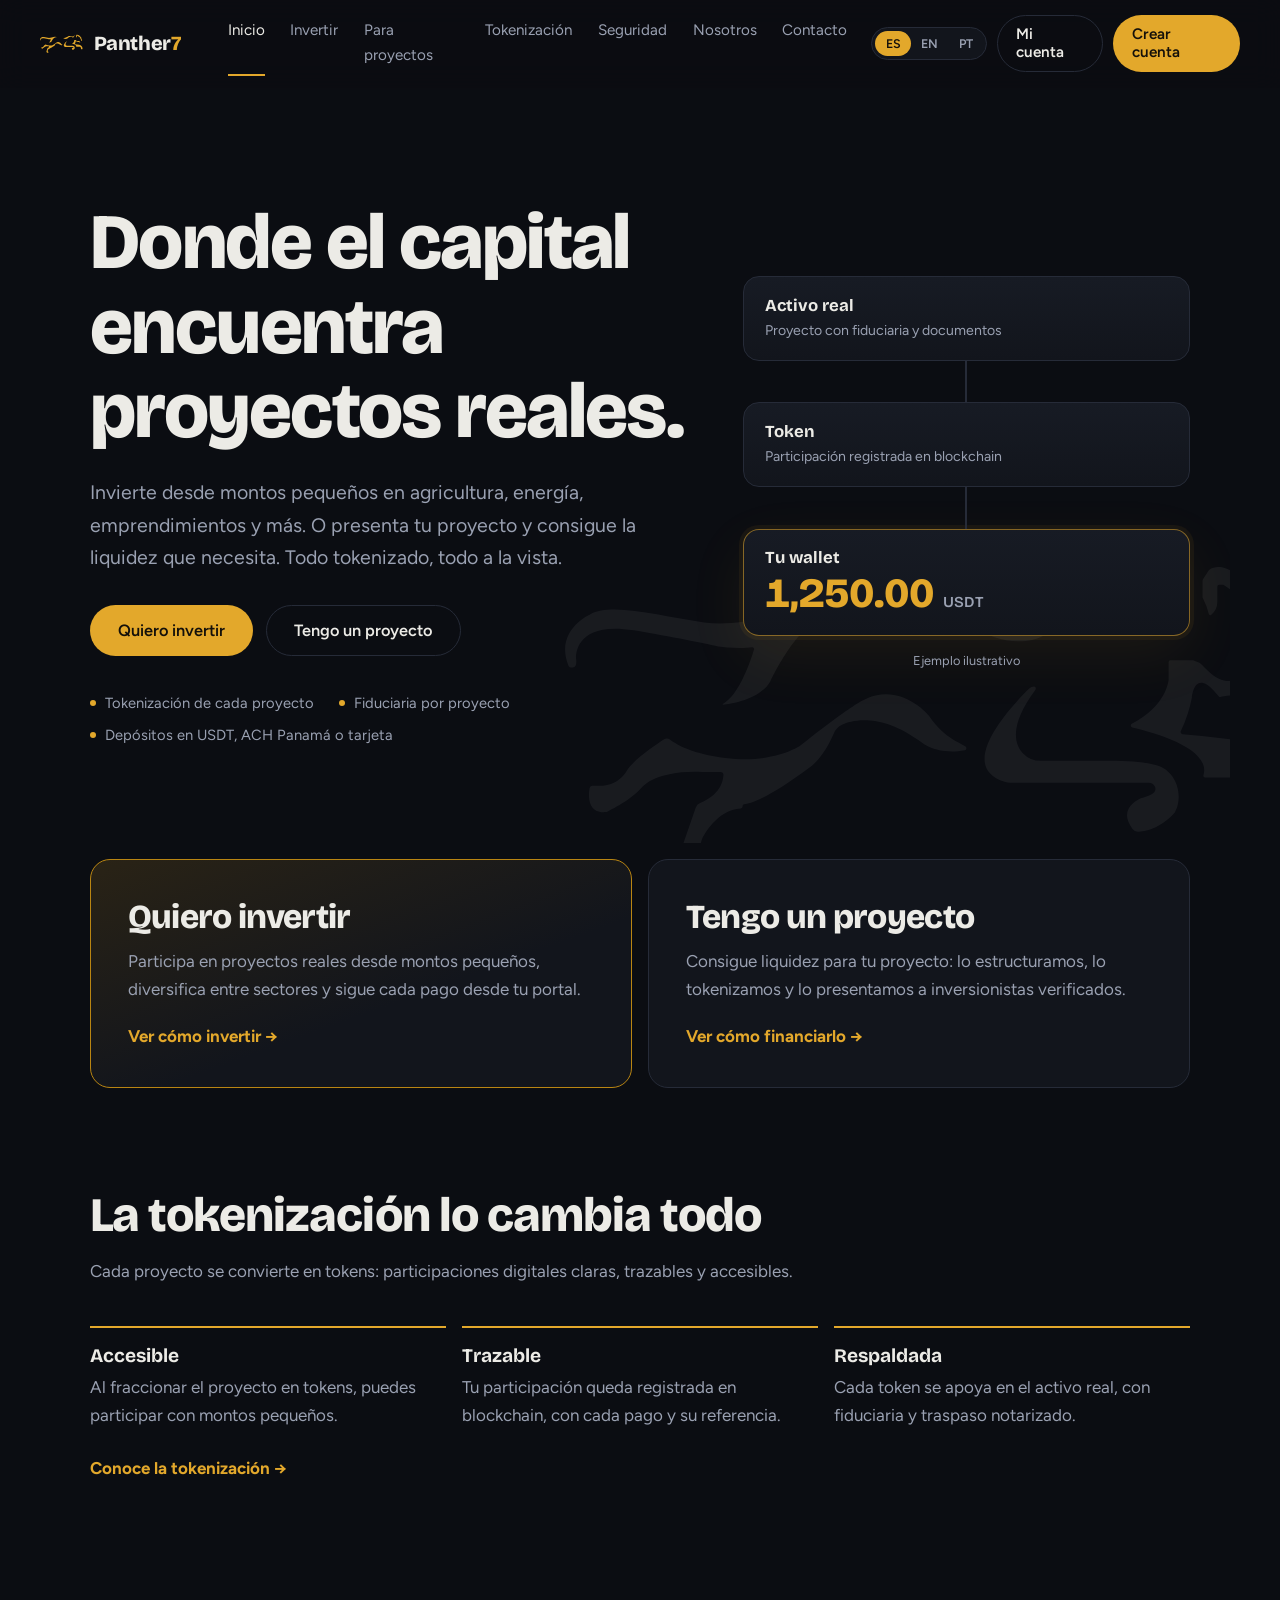
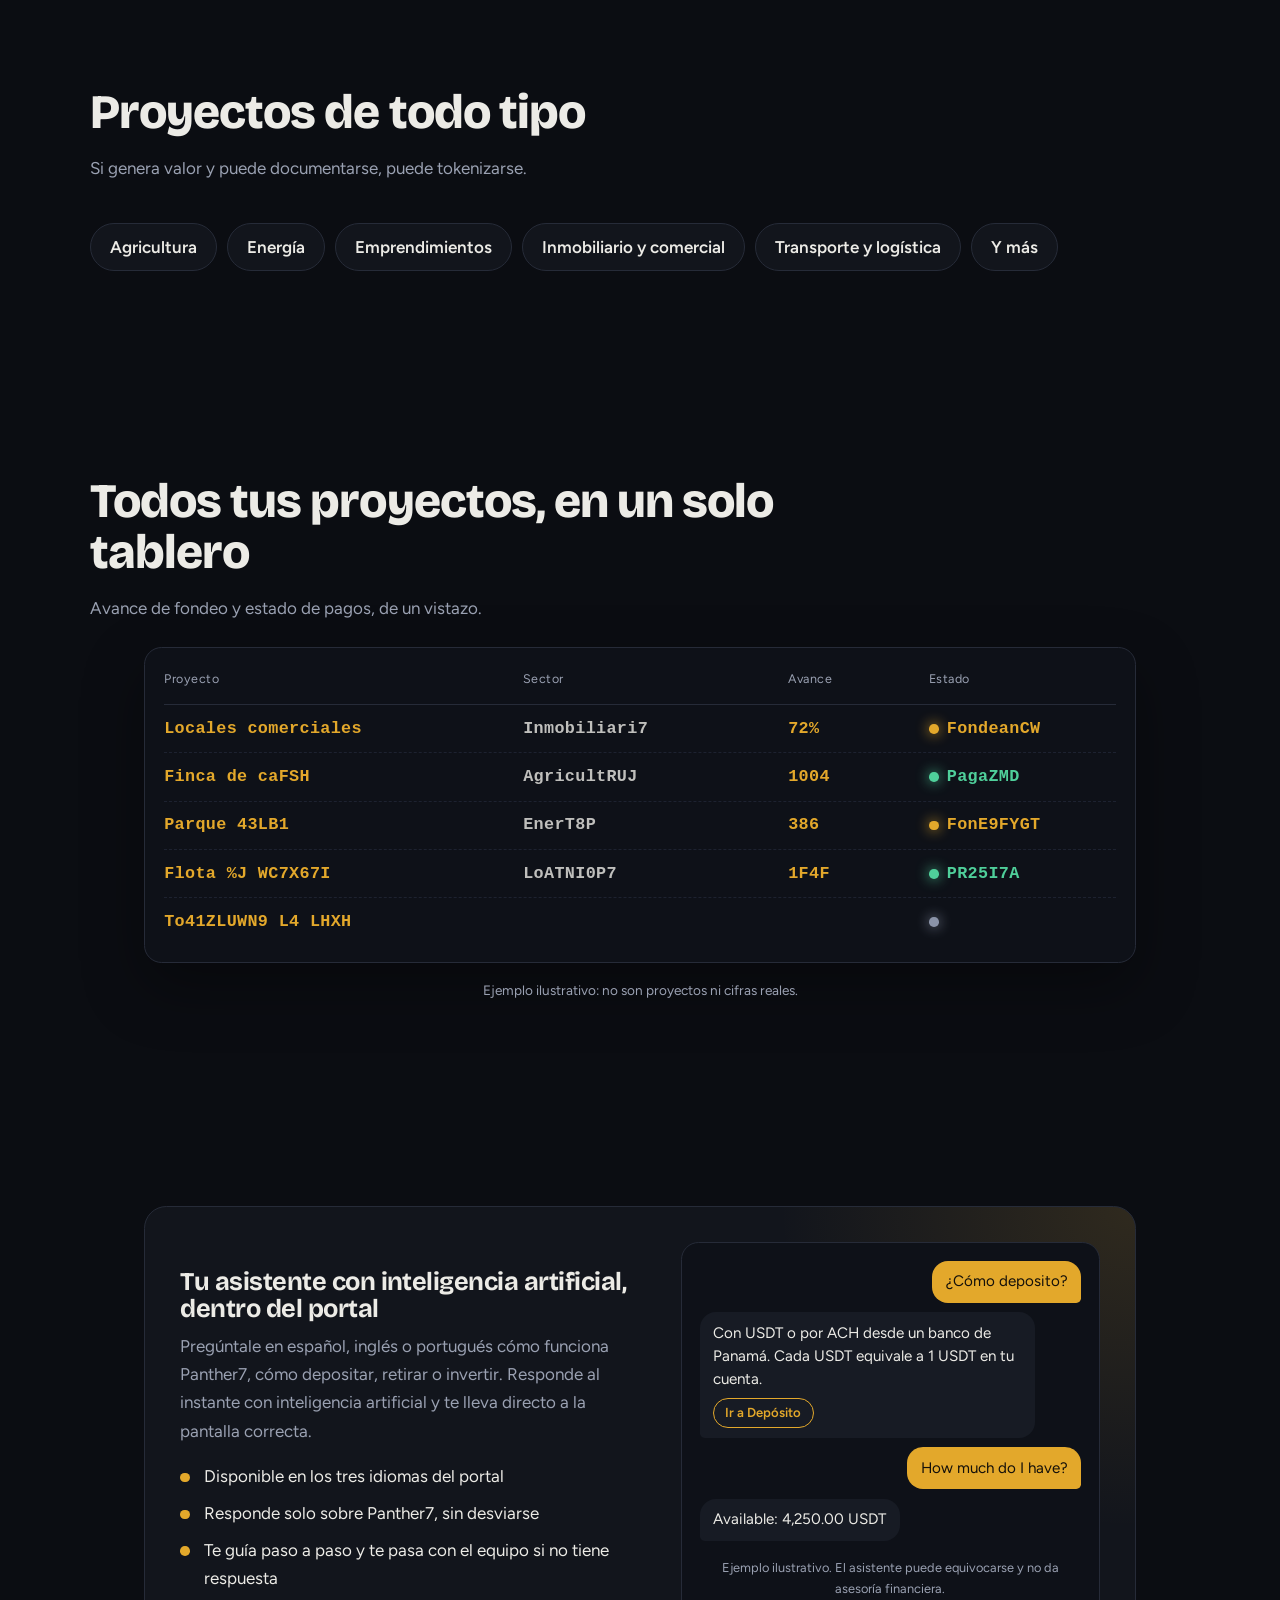
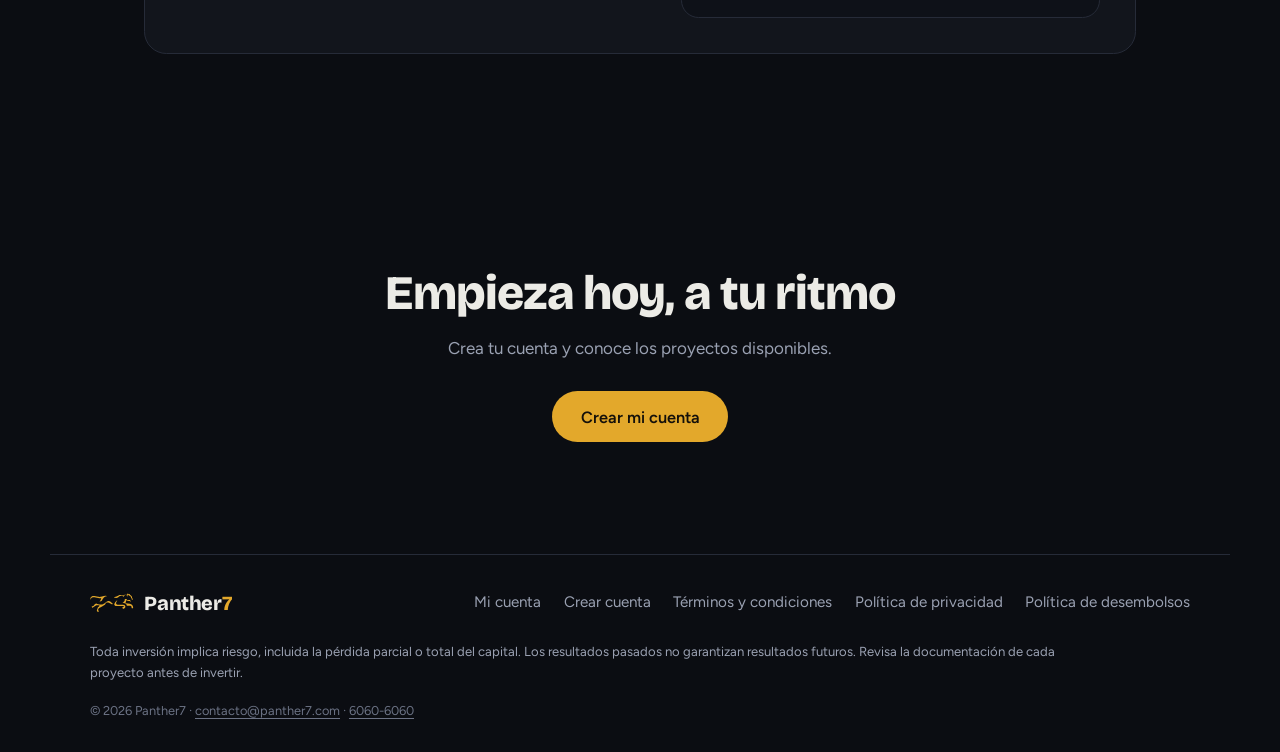
<file: index.html>
<!doctype html>
<html lang="es" data-lang="es">
<head>
<meta charset="utf-8">
<meta name="viewport" content="width=device-width,initial-scale=1">
<title>Panther7 · Invierte en activos reales desde tu wallet en USDT</title>
<meta name="description" content="Panther7 tokeniza proyectos de Latinoamérica para que participes desde montos pequeños. Fondea tu wallet en USDT, elige un proyecto y sigue cada pago desde tu portal.">
<meta name="theme-color" content="#0c0e13">
<link rel="icon" type="image/svg+xml" href="img/favicon.svg">
<link rel="apple-touch-icon" href="img/apple-icon.png">
<meta property="og:type" content="website">
<meta property="og:title" content="Panther7 · Invierte en activos reales desde tu wallet en USDT">
<meta property="og:description" content="Proyectos tokenizados de Latinoamérica, desde montos pequeños, con seguimiento claro de cada pago.">
<meta property="og:url" content="https://panther7.com/">
<link rel="preconnect" href="https://fonts.googleapis.com">
<link rel="preconnect" href="https://fonts.gstatic.com" crossorigin>
<link href="https://fonts.googleapis.com/css2?family=Bricolage+Grotesque:opsz,wght@12..96,500;12..96,700;12..96,800&family=Figtree:wght@400;500;600&display=swap" rel="stylesheet">
<link rel="stylesheet" href="css/site.css?v=10">
</head>
<body>
<a class="skip" href="#contenido" data-i18n="skip">Saltar al contenido</a>

<header class="nav" id="nav">
  <a class="brand" href="#inicio" aria-label="Panther7">
    <img src="img/panther-gold.svg" alt="" width="44" height="19"><span>Panther<b>7</b></span>
  </a>
  <nav class="links" id="menu-links" aria-label="Principal">
    <a href="#inicio" data-i18n="nav.inicio">Inicio</a>
    <a href="#invertir" data-i18n="nav.inv">Invertir</a>
    <a href="#proyectos" data-i18n="nav.pro">Para proyectos</a>
    <a href="#tokenizacion" data-i18n="nav.tok">Tokenización</a>
    <a href="#seguridad" data-i18n="nav.seg">Seguridad</a>
    <a href="#nosotros" data-i18n="nav.nos">Nosotros</a>
    <a href="#contacto" data-i18n="nav.contacto">Contacto</a>
    <a class="solo-movil btn ghost" href="https://portal.panther7.com/portal" data-i18n="nav.cuenta">Mi cuenta</a>
    <a class="solo-movil btn gold" href="https://portal.panther7.com/nueva-cuenta" data-i18n="nav.registro">Crear cuenta</a>
  </nav>
  <button class="menu-btn" type="button" id="menu-btn" aria-label="Menú" aria-expanded="false" aria-controls="menu-links"><i></i><i></i><i></i></button>
  <div class="acciones">
    <div class="idioma" role="group" aria-label="Idioma">
      <button type="button" data-lang="es" aria-pressed="true">ES</button>
      <button type="button" data-lang="en" aria-pressed="false">EN</button>
      <button type="button" data-lang="pt" aria-pressed="false">PT</button>
    </div>
    <a class="btn ghost" href="https://portal.panther7.com/portal" data-i18n="nav.cuenta">Mi cuenta</a>
    <a class="btn gold" href="https://portal.panther7.com/nueva-cuenta" data-i18n="nav.registro">Crear cuenta</a>
  </div>
</header>

<main id="contenido">
  <section class="hero" id="inicio" data-vista="inicio">
    <img class="hero-pantera" src="img/panther-gold.svg" alt="" aria-hidden="true">
    <div class="hero-txt">
      <h1 data-i18n="hero.h1">Donde el capital encuentra proyectos reales.</h1>
      <p class="lead" data-i18n="hero.lead">Invierte desde montos pequeños en agricultura, energía, emprendimientos y más. O presenta tu proyecto y consigue la liquidez que necesita. Todo tokenizado, todo a la vista.</p>
      <div class="cta">
        <a class="btn gold grande" href="#invertir" data-i18n="hero.cta1">Quiero invertir</a>
        <a class="btn ghost grande" href="#proyectos" data-i18n="hero.cta2">Tengo un proyecto</a>
      </div>
      <ul class="puntos">
        <li data-i18n="hero.p1">Tokenización de cada proyecto</li>
        <li data-i18n="hero.p2">Fiduciaria por proyecto</li>
        <li data-i18n="hero.p3">Depósitos en USDT, ACH Panamá o tarjeta</li>
      </ul>
    </div>

    <figure class="flujo" aria-label="Del activo a tu wallet">
      <div class="nodo"><span class="nodo-t" data-i18n="flujo.a">Activo real</span><span class="nodo-s" data-i18n="flujo.as">Proyecto con fiduciaria y documentos</span></div>
      <div class="hilo" aria-hidden="true"><i></i></div>
      <div class="nodo"><span class="nodo-t" data-i18n="flujo.t">Token</span><span class="nodo-s" data-i18n="flujo.ts">Participación registrada en blockchain</span></div>
      <div class="hilo" aria-hidden="true"><i></i></div>
      <div class="nodo wallet"><span class="nodo-t" data-i18n="flujo.w">Tu wallet</span><span class="nodo-n">1,250.00 <small>USDT</small></span></div>
      <figcaption data-i18n="flujo.nota">Ejemplo ilustrativo</figcaption>
    </figure>
  </section>
  <section class="dual" data-vista="inicio" aria-label="Elige tu camino">
    <a class="camino inv" href="#invertir">
      <h2 data-i18n="dual.i.h">Quiero invertir</h2>
      <p data-i18n="dual.i.p">Participa en proyectos reales desde montos pequeños, diversifica entre sectores y sigue cada pago desde tu portal.</p>
      <span class="ir" data-i18n="dual.i.c">Ver cómo invertir</span>
    </a>
    <a class="camino pro" href="#proyectos">
      <h2 data-i18n="dual.p.h">Tengo un proyecto</h2>
      <p data-i18n="dual.p.p">Consigue liquidez para tu proyecto: lo estructuramos, lo tokenizamos y lo presentamos a inversionistas verificados.</p>
      <span class="ir" data-i18n="dual.p.c">Ver cómo financiarlo</span>
    </a>
  </section>
  <section class="seccion dif" data-vista="inicio" aria-label="Tokenización">
    <div class="cabecera"><h2 data-i18n="dif.h2">La tokenización lo cambia todo</h2><p data-i18n="dif.p">Cada proyecto se convierte en tokens: participaciones digitales claras, trazables y accesibles.</p></div>
    <ul class="tres">
      <li><b data-i18n="dif.1t">Accesible</b><span data-i18n="dif.1p">Al fraccionar el proyecto en tokens, puedes participar con montos pequeños.</span></li>
      <li><b data-i18n="dif.2t">Trazable</b><span data-i18n="dif.2p">Tu participación queda registrada en blockchain, con cada pago y su referencia.</span></li>
      <li><b data-i18n="dif.3t">Respaldada</b><span data-i18n="dif.3p">Cada token se apoya en el activo real, con fiduciaria y traspaso notarizado.</span></li>
    </ul>
    <a class="enlace" href="#tokenizacion" data-i18n="dif.c">Conoce la tokenización</a>
  </section>
  <section class="seccion" data-vista="inicio" aria-label="Tipos de proyecto">
    <div class="cabecera"><h2 data-i18n="tip.h2">Proyectos de todo tipo</h2><p data-i18n="tip.p">Si genera valor y puede documentarse, puede tokenizarse.</p></div>
    <ul class="chips-tipos">
      <li data-i18n="tip.1">Agricultura</li><li data-i18n="tip.2">Energía</li><li data-i18n="tip.3">Emprendimientos</li><li data-i18n="tip.4">Inmobiliario y comercial</li><li data-i18n="tip.5">Transporte y logística</li><li data-i18n="tip.6">Y más</li>
    </ul>
  </section>
  <section class="seccion tablero" data-vista="inicio" aria-label="Tablero de proyectos">
    <div class="cabecera"><h2 data-i18n="tbl.h2">Todos tus proyectos, en un solo tablero</h2><p data-i18n="tbl.p">Avance de fondeo y estado de pagos, de un vistazo.</p></div>
    <div class="tabl" id="tabl" role="table" aria-label="Ejemplo de tablero">
      <div class="tabl-cab" role="row"><span role="columnheader" data-i18n="tbl.c1">Proyecto</span><span role="columnheader" data-i18n="tbl.c2">Sector</span><span role="columnheader" data-i18n="tbl.c3">Avance</span><span role="columnheader" data-i18n="tbl.c4">Estado</span></div>
      <div class="tabl-fila" role="row"><span class="flap" role="cell" data-i18n="tbl.n1">Locales comerciales</span><span class="flap mute" role="cell" data-i18n="tbl.n1s">Inmobiliario</span><span class="flap" role="cell">72%</span><span class="flap est f" role="cell" data-i18n="tbl.e1">Fondeando</span></div>
      <div class="tabl-fila" role="row"><span class="flap" role="cell" data-i18n="tbl.n2">Finca de cacao</span><span class="flap mute" role="cell" data-i18n="tbl.n2s">Agricultura</span><span class="flap" role="cell">100%</span><span class="flap est p" role="cell" data-i18n="tbl.e2">Pagando</span></div>
      <div class="tabl-fila" role="row"><span class="flap" role="cell" data-i18n="tbl.n3">Parque solar</span><span class="flap mute" role="cell" data-i18n="tbl.n3s">Energía</span><span class="flap" role="cell">38%</span><span class="flap est f" role="cell" data-i18n="tbl.e1">Fondeando</span></div>
      <div class="tabl-fila" role="row"><span class="flap" role="cell" data-i18n="tbl.n4">Flota de reparto</span><span class="flap mute" role="cell" data-i18n="tbl.n4s">Logística</span><span class="flap" role="cell">100%</span><span class="flap est p" role="cell" data-i18n="tbl.e2">Pagando</span></div>
      <div class="tabl-fila" role="row"><span class="flap" role="cell" data-i18n="tbl.n5">Tostaduría de café</span><span class="flap mute" role="cell" data-i18n="tbl.n5s">Emprendimiento</span><span class="flap" role="cell">15%</span><span class="flap est s" role="cell" data-i18n="tbl.e3">Próximamente</span></div>
    </div>
    <p class="tabl-nota" data-i18n="tbl.nota">Ejemplo ilustrativo: no son proyectos ni cifras reales.</p>
  </section>
  <section class="seccion asis-sec" id="asistente" data-vista="inicio invertir" aria-label="Asistente del portal">
    <div class="asis-caja">
      <div class="asis-txt">
        <h2 data-i18n="asi.h2">Tu asistente con inteligencia artificial, dentro del portal</h2>
        <p data-i18n="asi.p">Pregúntale en español, inglés o portugués cómo funciona Panther7, cómo depositar, retirar o invertir. Responde al instante con inteligencia artificial y te lleva directo a la pantalla correcta.</p>
        <ul class="asis-lista">
          <li data-i18n="asi.l1">Disponible en los tres idiomas del portal</li>
          <li data-i18n="asi.l2">Responde solo sobre Panther7, sin desviarse</li>
          <li data-i18n="asi.l3">Te guía paso a paso y te pasa con el equipo si no tiene respuesta</li>
        </ul>
      </div>
      <div class="asis-demo" role="img" aria-label="Ejemplo de conversación con el asistente del portal">
        <div class="asis-m yo" lang="es">¿Cómo deposito?</div>
        <div class="asis-m bot"><span data-i18n="asi.bot1">Con USDT o por ACH desde un banco de Panamá. Cada USDT equivale a 1 USDT en tu cuenta.</span><b class="asis-ir" data-i18n="asi.ir">Ir a Depósito</b></div>
        <div class="asis-m yo" lang="en">How much do I have?</div>
        <div class="asis-m bot" lang="en"><span>Available: 4,250.00 USDT</span></div>
        <p class="asis-nota" data-i18n="asi.nota">Ejemplo ilustrativo. El asistente puede equivocarse y no da asesoría financiera.</p>
      </div>
    </div>
  </section>
  <section class="final" data-vista="inicio">
    <h2 data-i18n="fin.h2">Empieza hoy, a tu ritmo</h2>
    <p data-i18n="fin.p">Crea tu cuenta y conoce los proyectos disponibles.</p>
    <a class="btn gold grande" href="https://portal.panther7.com/nueva-cuenta" data-i18n="fin.cta">Crear mi cuenta</a>
  </section>
  <section class="seccion" id="porque-invertir" data-vista="invertir">
    <div class="cabecera"><h2 data-i18n="bi.h2">Haz que tu dinero trabaje en algo real</h2><p data-i18n="bi.p">Proyectos concretos, con activos y documentos que puedes revisar antes de decidir.</p></div>
    <ul class="tarjetas">
      <li><b data-i18n="bi.1t">Empieza con poco</b><span data-i18n="bi.1p">Gracias a la tokenización puedes participar con montos pequeños, sin grandes barreras.</span></li>
      <li><b data-i18n="bi.2t">Diversifica</b><span data-i18n="bi.2p">Reparte tu inversión entre agricultura, energía, emprendimientos y otros sectores.</span></li>
      <li><b data-i18n="bi.3t">Pagos programados</b><span data-i18n="bi.3p">Cada proyecto tiene su cronograma: sabes cuándo se acredita cada pago.</span></li>
      <li><b data-i18n="bi.4t">Documentos a la vista</b><span data-i18n="bi.4p">Revisa la documentación del activo y el traspaso notarizado desde tu portal.</span></li>
      <li><b data-i18n="bi.5t">Todo en USDT</b><span data-i18n="bi.5p">Una sola moneda, 1 a 1, sin cálculos de cambio ni sorpresas.</span></li>
      <li><b data-i18n="bi.6t">Seguimiento total</b><span data-i18n="bi.6p">Saldo, inversiones y movimientos con referencia, y tus tokens en tu cartera blockchain, siempre disponibles.</span></li>
    </ul>
  </section>
  <section class="seccion" id="como" data-vista="invertir">
    <div class="cabecera">
      <h2 data-i18n="como.h2">Cuatro pasos, todo desde un solo lugar</h2>
      <p data-i18n="como.p">Sin papeleo disperso: creas tu cuenta, fondeas, eliges y haces seguimiento en el mismo portal.</p>
    </div>
    <ol class="pasos">
      <li><span class="n">1</span><h3 data-i18n="como.s1t">Crea y verifica tu cuenta</h3><p data-i18n="como.s1p">Te registras en minutos y completas tu verificación una sola vez.</p></li>
      <li><span class="n">2</span><h3 data-i18n="como.s2t">Fondea tu wallet</h3><p data-i18n="como.s2p">Deposita con USDT, transferencia, ACH Panamá o tarjeta. Tu saldo se acredita 1 a 1 en USDT.</p></li>
      <li><span class="n">3</span><h3 data-i18n="como.s3t">Elige un proyecto</h3><p data-i18n="como.s3p">Revisa los datos, el cronograma de pagos y los documentos del activo antes de invertir.</p></li>
      <li><span class="n">4</span><h3 data-i18n="como.s4t">Recibe y haz seguimiento</h3><p data-i18n="como.s4p">Cada pago y cada movimiento queda con su referencia en tu estado de cuenta.</p></li>
    </ol>
  </section>
  <section class="seccion" id="fondeo" data-vista="invertir">
    <div class="cabecera"><h2 data-i18n="fon.h2">Fondea como te convenga</h2><p data-i18n="fon.p">Todo se acredita 1 a 1 en USDT.</p></div>
    <ul class="metodos">
      <li><b>USDT</b><span data-i18n="fon.ap">Envía desde tu wallet cripto y avisa tu envío.</span></li>
      <li><b>ACH Panamá</b><span data-i18n="fon.bp">Transferencia bancaria local con comprobante.</span></li>
      <li><b data-i18n="fon.c">Tarjeta</b><span data-i18n="fon.cp">Paga en la página segura de Stripe, hasta 500 USDT por depósito.</span></li>
      <li><b data-i18n="fon.d">Transferencia internacional</b><span data-i18n="fon.dp">Desde tu banco en el exterior.</span></li>
    </ul>
  </section>
  <section class="seccion oscura vent" id="portal" data-vista="invertir">
    <div class="cabecera"><h2 data-i18n="ven.h2">Tu portal, a la vista</h2><p data-i18n="ven.p">Saldo, proyectos y movimientos en un solo lugar. Datos de ejemplo.</p></div>
    <div class="tabs" role="tablist" aria-label="Portal">
      <button role="tab" aria-selected="true" aria-controls="v1" id="t1" data-i18n="ven.t1">Panel</button>
      <button role="tab" aria-selected="false" aria-controls="v2" id="t2" data-i18n="ven.t2">Proyecto</button>
      <button role="tab" aria-selected="false" aria-controls="v3" id="t3" data-i18n="ven.t3">Cartera blockchain</button>
    </div>
    <div class="ventana">
      <div class="barra"><i></i><i></i><i></i><span>portal.panther7.com</span></div>
      <div class="vista" id="v1" role="tabpanel" aria-labelledby="t1">
        <div class="saldo"><span data-i18n="ven.saldo">Saldo disponible</span><strong>4,250.00 <small>USDT</small></strong>
          <svg viewBox="0 0 300 60" preserveAspectRatio="none" aria-hidden="true"><polyline points="0,50 40,44 80,46 120,30 160,34 200,18 240,22 300,6" fill="none" stroke="#e3a82b" stroke-width="2.5" stroke-linejoin="round" stroke-linecap="round"/></svg>
        </div>
        <ul class="movs"><li class="titulo" data-i18n="ven.mov">Últimos movimientos</li>
          <li><span data-i18n="ven.m1">Depósito · tarjeta</span><b class="pos">+500.00</b></li>
          <li><span data-i18n="ven.m2">Pago de proyecto</span><b class="pos">+18.75</b></li>
          <li><span data-i18n="ven.m3">Inversión</span><b class="neg">−1,000.00</b></li></ul>
      </div>
      <div class="vista" id="v2" role="tabpanel" aria-labelledby="t2" hidden>
        <h3 data-i18n="eje.n1">Locales comerciales</h3>
        <div class="avance"><span data-i18n="ven.avance">Avance de fondeo</span><div class="bar"><i style="width:72%"></i></div><b>72%</b></div>
        <div class="datos"><div><span data-i18n="ven.plazo">Plazo</span><b>24 <span data-i18n="eje.meses">meses</span></b></div><div><span data-i18n="ven.pagos">Pagos</span><b data-i18n="eje.mens">mensuales</b></div></div>
        <ul class="docs"><li class="titulo" data-i18n="ven.docs">Documentos</li><li data-i18n="ven.d1">Documentación del activo</li><li data-i18n="ven.d2">Traspaso al token (notarizado)</li></ul>
      </div>
      <div class="vista" id="v3" role="tabpanel" aria-labelledby="t3" hidden>
        <div class="saldo"><span data-i18n="ven.addr">Tu dirección</span><strong class="mono">0x7a3F…c91B</strong></div>
        <div class="botones"><span>USDT</span><span>ACH Panamá</span><span data-i18n="fon.c">Tarjeta</span></div>
        <ul class="movs"><li class="titulo" data-i18n="ven.tk">Tus tokens</li><li><span data-i18n="ven.tk1">Locales comerciales · LOC</span><b class="pos">1,000.00</b></li><li><span data-i18n="ven.tk2">Verificable en la blockchain pública</span><b class="pos">✓</b></li></ul>
        <ul class="movs"><li class="titulo" data-i18n="ven.mov">Últimos movimientos</li><li><span data-i18n="ven.m1">Depósito · tarjeta</span><b class="pos">+500.00</b></li><li><span data-i18n="ven.m3">Inversión</span><b class="neg">−1,000.00</b></li></ul>
      </div>
    </div>
  </section>
  <section class="seccion" id="ejemplos" data-vista="invertir">
    <div class="cabecera"><h2 data-i18n="eje.h2">Así se ve un proyecto</h2><p data-i18n="eje.p">Ejemplos ilustrativos de cómo se presentan los proyectos. No son ofertas.</p></div>
    <div class="ejemplos">
      <article><span class="insignia" data-i18n="eje.badge">Ejemplo ilustrativo</span><h3 data-i18n="eje.n1">Locales comerciales</h3><p class="ub" data-i18n="eje.u1">Ciudad de Panamá</p>
        <dl><div><dt data-i18n="eje.meta">Meta</dt><dd>250,000 USDT</dd></div><div><dt data-i18n="ven.plazo">Plazo</dt><dd>24 <span data-i18n="eje.meses">meses</span></dd></div><div><dt data-i18n="ven.pagos">Pagos</dt><dd data-i18n="eje.mens">mensuales</dd></div></dl>
        <div class="avance"><div class="bar"><i style="width:72%"></i></div><b>72% <span data-i18n="eje.fond">financiado</span></b></div></article>
      <article><span class="insignia" data-i18n="eje.badge">Ejemplo ilustrativo</span><h3 data-i18n="eje.n2">Cultivo de café</h3><p class="ub" data-i18n="eje.u2">Chiriquí</p>
        <dl><div><dt data-i18n="eje.meta">Meta</dt><dd>120,000 USDT</dd></div><div><dt data-i18n="ven.plazo">Plazo</dt><dd>12 <span data-i18n="eje.meses">meses</span></dd></div><div><dt data-i18n="ven.pagos">Pagos</dt><dd data-i18n="eje.trim">trimestrales</dd></div></dl>
        <div class="avance"><div class="bar"><i style="width:45%"></i></div><b>45% <span data-i18n="eje.fond">financiado</span></b></div></article>
      <article><span class="insignia" data-i18n="eje.badge">Ejemplo ilustrativo</span><h3 data-i18n="eje.n3">Flota de transporte</h3><p class="ub" data-i18n="eje.u3">Corredor logístico</p>
        <dl><div><dt data-i18n="eje.meta">Meta</dt><dd>400,000 USDT</dd></div><div><dt data-i18n="ven.plazo">Plazo</dt><dd>36 <span data-i18n="eje.meses">meses</span></dd></div><div><dt data-i18n="ven.pagos">Pagos</dt><dd data-i18n="eje.sem">semestrales</dd></div></dl>
        <div class="avance"><div class="bar"><i style="width:18%"></i></div><b>18% <span data-i18n="eje.fond">financiado</span></b></div></article>
    </div>
  </section>
  <section class="seccion simul" id="simulador" data-vista="invertir">
    <div class="cabecera"><h2 data-i18n="sim.h2">Simula tu inversión</h2><p data-i18n="sim.p">Juega con los controles y mira cómo crecería tu saldo.</p></div>
    <div class="sim-caja">
      <div class="sim-controles">
        <label for="sim-monto"><span data-i18n="sim.monto">Monto (USDT)</span><output id="sim-monto-v">500</output></label>
        <input id="sim-monto" type="range" min="50" max="10000" step="50" value="500">
        <div class="chips" data-grupo="monto" role="group" aria-label="Monto"><button type="button" data-v="100">100</button><button type="button" data-v="500">500</button><button type="button" data-v="1000">1,000</button><button type="button" data-v="5000">5,000</button></div>

        <p class="sim-t" data-i18n="sim.plazo">Plazo (meses)</p>
        <div class="chips" data-grupo="plazo" role="group"><button type="button" data-v="6">6</button><button type="button" data-v="12" class="on">12</button><button type="button" data-v="24">24</button><button type="button" data-v="36">36</button></div>

        <p class="sim-t" data-i18n="sim.freq">Frecuencia de pagos</p>
        <div class="chips" data-grupo="freq" role="group"><button type="button" data-v="1" data-i18n="sim.f1">Mensual</button><button type="button" data-v="3" class="on" data-i18n="sim.f3">Trimestral</button><button type="button" data-v="6" data-i18n="sim.f6">Semestral</button></div>

        <p class="sim-t" data-i18n="sim.esc">Escenario de ejemplo</p>
        <div class="chips" data-grupo="tasa" role="group"><button type="button" data-v="8" data-i18n="sim.e1">Prudente</button><button type="button" data-v="10" class="on" data-i18n="sim.e2">Base</button><button type="button" data-v="12" data-i18n="sim.e3">Optimista</button></div>

        <label class="sw"><input type="checkbox" id="sim-reinv"><span data-i18n="sim.reinv">Reinvertir los pagos</span></label>
      </div>
      <div class="sim-res">
        <div class="sim-total"><span data-i18n="sim.total">Total al final</span><strong id="sim-total" class="oro">0 USDT</strong></div>
        <div class="sim-fila"><div><span data-i18n="sim.est">Ganancia estimada</span><b id="sim-pagos">0</b></div><div><span data-i18n="sim.rend">Rendimiento</span><b id="sim-rend">0%</b></div><div><span data-i18n="sim.cada">Cada pago</span><b id="sim-cada">0</b></div></div>
        <p class="sim-t" data-i18n="sim.grafico">Así crece tu saldo</p>
        <div class="sim-barras" id="sim-barras" aria-hidden="true"></div>
        <p class="leyenda"><i class="k1"></i><span data-i18n="sim.cap">Capital</span><i class="k2"></i><span data-i18n="sim.gan">Ganancia</span></p>
      </div>
    </div>
    <p class="sim-aviso" data-i18n="sim.aviso">Estimación ilustrativa con una tasa de ejemplo. No garantiza resultados ni es una oferta.</p>
  </section>
  <section class="seccion" id="faq-invertir" data-vista="invertir">
    <div class="cabecera"><h2 data-i18n="fi.h2">Dudas de quien invierte</h2></div>
    <div class="faq">
      <details><summary data-i18n="fi.q1">¿Cuánto necesito para empezar?</summary><p data-i18n="fi.a1">Puedes empezar con un monto pequeño. El mínimo de cada proyecto aparece en su ficha.</p></details>
      <details><summary data-i18n="fi.q2">¿Cómo sé cuándo recibo mis pagos?</summary><p data-i18n="fi.a2">Cada proyecto publica su cronograma. Los pagos se acreditan en tu wallet y quedan en tu estado de cuenta con su referencia.</p></details>
      <details><summary data-i18n="fi.q4">¿Puedo vender mis tokens antes de que termine el proyecto?</summary><p data-i18n="fi.a4">Puedes poner tus tokens a la venta en el mercado secundario del portal, y otros inversionistas verificados pueden comprarlos. No garantizamos que haya comprador ni a qué precio.</p></details>
      <details><summary data-i18n="fi.q3">¿Invertir tiene riesgos?</summary><p data-i18n="fi.a3">Sí. Todo proyecto puede tener retrasos o pérdidas, incluso del capital. Por eso mostramos la documentación y no prometemos resultados.</p></details>
    </div>
  </section>
  <section class="final" data-vista="invertir">
    <h2 data-i18n="fin.h2">Empieza hoy, a tu ritmo</h2>
    <p data-i18n="fin.p">Crea tu cuenta y conoce los proyectos disponibles.</p>
    <a class="btn gold grande" href="https://portal.panther7.com/nueva-cuenta" data-i18n="fin.cta">Crear mi cuenta</a>
  </section>
  <section class="seccion" id="para-proyectos" data-vista="proyectos">
    <div class="doble pro-h">
      <div>
        <h2 data-i18n="pr.h2">Tu proyecto necesita liquidez. Nosotros ponemos la estructura.</h2>
        <p data-i18n="pr.p">Panther7 estructura tu proyecto con una fiduciaria, lo tokeniza y lo presenta a inversionistas verificados. Tú te enfocas en ejecutarlo.</p>
        <a class="btn gold grande" href="#contacto" data-tema="Proyecto" data-i18n="pr.cta">Presentar mi proyecto</a>
      </div>
      <ul class="tres uno">
        <li><b data-i18n="pr.b1t">Liquidez</b><span data-i18n="pr.b1p">Accede a capital sin depender solo de la banca tradicional.</span></li>
        <li><b data-i18n="pr.b2t">Más inversionistas</b><span data-i18n="pr.b2p">Al fraccionar en tokens, muchos inversionistas pueden aportar montos pequeños.</span></li>
        <li><b data-i18n="pr.b3t">Estructura clara</b><span data-i18n="pr.b3p">Fiduciaria, documentación y traspaso notarizado desde el inicio.</span></li>
        <li><b data-i18n="pr.b4t">Pagos ordenados</b><span data-i18n="pr.b4p">Un cronograma de pagos a los inversionistas, registrado y visible.</span></li>
      </ul>
    </div>
  </section>

  <section class="seccion oscura" id="tipos-proyecto" data-vista="proyectos">
    <div class="cabecera"><h2 data-i18n="pt.h2">Para proyectos de cualquier sector</h2><p data-i18n="pt.p">Estos son algunos ejemplos. Si tu proyecto es distinto, cuéntanoslo.</p></div>
    <ul class="tarjetas">
      <li><b data-i18n="pt.1t">Agricultura</b><span data-i18n="pt.1p">Cultivos, ganadería y agroindustria que necesitan capital para crecer.</span></li>
      <li><b data-i18n="pt.2t">Energía</b><span data-i18n="pt.2p">Solar, eficiencia energética y otras iniciativas con ingresos recurrentes.</span></li>
      <li><b data-i18n="pt.3t">Emprendimientos</b><span data-i18n="pt.3p">Negocios con plan, equipo y un flujo que se pueda documentar.</span></li>
      <li><b data-i18n="pt.4t">Inmobiliario y comercial</b><span data-i18n="pt.4p">Locales, oficinas y desarrollos con activo y renta definidos.</span></li>
      <li><b data-i18n="pt.5t">Transporte y logística</b><span data-i18n="pt.5p">Flotas, almacenes y cadenas de suministro.</span></li>
      <li><b data-i18n="pt.6t">Otros</b><span data-i18n="pt.6p">Salud, educación, tecnología y más: evaluamos cada caso.</span></li>
    </ul>
  </section>

  <section class="seccion" id="proceso-proyecto" data-vista="proyectos">
    <div class="cabecera"><h2 data-i18n="pp.h2">Del primer contacto al fondeo</h2></div>
    <ol class="ciclo seis">
      <li><h3 data-i18n="pp.1t">Cuéntanos</h3><p data-i18n="pp.1p">Envías los datos básicos de tu proyecto.</p></li>
      <li><h3 data-i18n="pp.2t">Evaluación</h3><p data-i18n="pp.2p">Revisamos el proyecto, su activo y su viabilidad.</p></li>
      <li><h3 data-i18n="pp.3t">Estructuración</h3><p data-i18n="pp.3p">Definimos la estructura con una fiduciaria y reunimos la documentación.</p></li>
      <li><h3 data-i18n="pp.4t">Tokenización</h3><p data-i18n="pp.4p">El activo se traspasa con documento notarizado y se emiten los tokens.</p></li>
      <li><h3 data-i18n="pp.5t">Apertura a inversionistas</h3><p data-i18n="pp.5p">Inversionistas verificados revisan tu proyecto y aportan desde su wallet.</p></li>
      <li><h3 data-i18n="pp.6t">Desembolso y pagos</h3><p data-i18n="pp.6p">Recibes los fondos según nuestra política de desembolsos y cumples el cronograma.</p></li>
    </ol>
  </section>

  <section class="seccion" id="requisitos" data-vista="proyectos">
    <div class="doble">
      <div class="lado">
        <h2 data-i18n="rq.h2">Qué conviene tener a la mano</h2>
        <p data-i18n="rq.p">No hace falta tenerlo todo para escribirnos, pero esto acelera la evaluación.</p>
        <ul class="lista">
          <li data-i18n="rq.1">Descripción del proyecto y su objetivo</li><li data-i18n="rq.2">Documentos del activo o de la empresa</li><li data-i18n="rq.3">Monto que buscas y plan de pagos</li><li data-i18n="rq.4">Datos de los responsables</li>
        </ul>
      </div>
      <div class="lado inv">
        <h2 data-i18n="rq.h3">¿Listo para empezar?</h2>
        <p data-i18n="rq.p2">Escríbenos y un miembro del equipo te contacta para conocer tu proyecto.</p>
        <a class="btn gold" href="#contacto" data-tema="Proyecto" data-i18n="pr.cta">Presentar mi proyecto</a>
      </div>
    </div>
  </section>
  <section class="final" data-vista="proyectos">
    <h2 data-i18n="fin.h2">Empieza hoy, a tu ritmo</h2>
    <p data-i18n="fin.p">Crea tu cuenta y conoce los proyectos disponibles.</p>
    <a class="btn gold grande" href="https://portal.panther7.com/nueva-cuenta" data-i18n="fin.cta">Crear mi cuenta</a>
  </section>
  <section class="seccion" id="tokenizacion-que" data-vista="tokenizacion">
    <div class="doble tok-h">
      <div>
        <h2 data-i18n="tk.h2">¿Qué es tokenizar un proyecto?</h2>
        <p data-i18n="tk.p1">Tokenizar es representar la participación en un activo o proyecto real con tokens digitales registrados en blockchain. Cada token es una fracción del proyecto.</p>
        <p data-i18n="tk.p2">Así, en lugar de un solo gran aporte, muchas personas pueden participar con montos pequeños, y cada una queda registrada con claridad.</p>
      </div>
      <figure class="analogia">
        <div class="ana-bloque"><span data-i18n="tk.a1">Un proyecto</span><b>1 000 000</b></div>
        <div class="ana-flecha" aria-hidden="true">↓</div>
        <div class="ana-tokens" aria-hidden="true"><i></i><i></i><i></i><i></i><i></i><i></i><i></i><i></i><i></i><i></i><i></i><i></i></div>
        <figcaption data-i18n="tk.a2">Se divide en muchas participaciones, cada una trazable.</figcaption>
      </figure>
    </div>
  </section>

  <section class="seccion oscura" id="tokenizacion-dif" data-vista="tokenizacion">
    <div class="cabecera"><h2 data-i18n="td.h2">Qué cambia frente al modelo tradicional</h2><p data-i18n="td.p">Una comparación general para entender el diferencial.</p></div>
    <div class="tabla-caja">
      <table class="tabla">
        <thead><tr><th></th><th class="col-p7">Panther7</th><th data-i18n="td.trad">Modelo tradicional</th></tr></thead>
        <tbody>
          <tr><th data-i18n="td.r1">Monto para participar</th><td data-i18n="td.r1a">Montos pequeños, por fracciones</td><td data-i18n="td.r1b">Aportes altos o cerrados</td></tr>
          <tr><th data-i18n="td.r2">Registro de tu participación</th><td data-i18n="td.r2a">Token en blockchain</td><td data-i18n="td.r2b">Contratos y registros aparte</td></tr>
          <tr><th data-i18n="td.r3">Respaldo del activo</th><td data-i18n="td.r3a">Fiduciaria y traspaso notarizado</td><td data-i18n="td.r3b">Varía según el caso</td></tr>
          <tr><th data-i18n="td.r4">Seguimiento de pagos</th><td data-i18n="td.r4a">Cada pago con referencia en tu portal</td><td data-i18n="td.r4b">Reportes periódicos</td></tr>
          <tr><th data-i18n="td.r5">Documentación</th><td data-i18n="td.r5a">A la vista antes de decidir</td><td data-i18n="td.r5b">Normalmente bajo solicitud</td></tr>
          <tr><th data-i18n="td.r6">Moneda</th><td data-i18n="td.r6a">USDT, 1 a 1</td><td data-i18n="td.r6b">Depende del mercado y del banco</td></tr>
        </tbody>
      </table>
    </div>
    <p class="sim-aviso" data-i18n="td.nota">Comparación orientativa, no exhaustiva. Cada proyecto detalla sus propias condiciones.</p>
  </section>

  <section class="seccion" id="tokenizacion-dos" data-vista="tokenizacion">
    <div class="doble">
      <div class="lado">
        <h2 data-i18n="tb.h1">Para quien invierte</h2>
        <ul class="lista"><li data-i18n="tb.i1">Participas con montos accesibles</li><li data-i18n="tb.i2">Ves tu participación y cada pago</li><li data-i18n="tb.i3">Revisas la documentación del activo</li></ul>
        <a class="btn ghost" href="#invertir" data-i18n="dual.i.c">Ver cómo invertir</a>
      </div>
      <div class="lado inv">
        <h2 data-i18n="tb.h2">Para quien tiene el proyecto</h2>
        <ul class="lista"><li data-i18n="tb.p1">Llegas a muchos inversionistas a la vez</li><li data-i18n="tb.p2">Obtienes liquidez con una estructura ordenada</li><li data-i18n="tb.p3">Gestionas pagos con un cronograma claro</li></ul>
        <a class="btn gold" href="#proyectos" data-i18n="dual.p.c">Ver cómo financiarlo</a>
      </div>
    </div>
  </section>
  <section class="seccion" id="ciclo" data-vista="tokenizacion">
    <div class="cabecera"><h2 data-i18n="cic.h2">El recorrido de cada proyecto</h2></div>
    <ol class="ciclo">
      <li><h3 data-i18n="cic.s1t">Estructuración</h3><p data-i18n="cic.s1p">Se define el proyecto con su fiduciaria y se reúne la documentación del activo.</p></li>
      <li><h3 data-i18n="cic.s2t">Traspaso y tokenización</h3><p data-i18n="cic.s2p">El activo se traspasa con documento notarizado y su participación se convierte en tokens.</p></li>
      <li><h3 data-i18n="cic.s3t">Apertura a inversionistas</h3><p data-i18n="cic.s3p">Los inversionistas verificados revisan la ficha y participan desde su wallet en USDT.</p></li>
      <li><h3 data-i18n="cic.s4t">Pagos programados</h3><p data-i18n="cic.s4p">Cada parcela del cronograma se acredita en la wallet de quienes participan.</p></li>
      <li><h3 data-i18n="cic.s5t">Cierre</h3><p data-i18n="cic.s5p">Al terminar el plazo, el proyecto se cierra y queda todo registrado en tu estado de cuenta.</p></li>
    </ol>
  </section>
  <section class="final" data-vista="tokenizacion">
    <h2 data-i18n="fin.h2">Empieza hoy, a tu ritmo</h2>
    <p data-i18n="fin.p">Crea tu cuenta y conoce los proyectos disponibles.</p>
    <a class="btn gold grande" href="https://portal.panther7.com/nueva-cuenta" data-i18n="fin.cta">Crear mi cuenta</a>
  </section>
  <section class="seccion oscura" id="porque" data-vista="seguridad">
    <div class="cabecera">
      <h2 data-i18n="por.h2">Pensado para que sepas dónde está tu dinero</h2>
    </div>
    <div class="rejilla">
      <article class="grande">
        <h3 data-i18n="por.a1t">Documentación a la vista</h3>
        <p data-i18n="por.a1p">Cada proyecto reúne la documentación del activo y el traspaso al token, incluido el documento notarizado, para que lo consultes antes de decidir.</p>
      </article>
      <article>
        <h3 data-i18n="por.a2t">Transparencia en cada movimiento</h3>
        <p data-i18n="por.a2p">Movimientos con referencia, estado de cuenta y detalle de cada pago.</p>
      </article>
      <article>
        <h3 data-i18n="por.a3t">Una moneda, sin confusión</h3>
        <p data-i18n="por.a3p">Tu wallet y tus inversiones se expresan en USDT, 1 a 1.</p>
      </article>
      <article>
        <h3 data-i18n="por.a4t">Tarjeta y wallet</h3>
        <p data-i18n="por.a4p">Gestiona tu tarjeta y tus transferencias desde el mismo portal.</p>
      </article>
      <article>
        <h3 data-i18n="por.a5t">En tu idioma</h3>
        <p data-i18n="por.a5p">Portal disponible en español, inglés y portugués.</p>
      </article>
    </div>
  </section>
  <section class="seccion" id="preguntas" data-vista="seguridad">
    <div class="cabecera"><h2 data-i18n="faq.h2">Preguntas frecuentes</h2></div>
    <div class="faq">
      <details><summary data-i18n="faq.q1">¿Qué significa que una inversión esté tokenizada?</summary><p data-i18n="faq.a1">Tu participación en un proyecto se representa con un token registrado en blockchain, lo que permite llevar un registro claro de quién participa y en qué proporción.</p></details>
      <details><summary data-i18n="faq.q2">¿Cómo deposito en mi wallet?</summary><p data-i18n="faq.a2">Puedes depositar con USDT, transferencia internacional, ACH Panamá o tarjeta (con un monto máximo por depósito). Todo se acredita en USDT, 1 a 1.</p></details>
      <details><summary data-i18n="faq.q3">¿Debo verificar mi cuenta?</summary><p data-i18n="faq.a3">Sí. La verificación se hace una sola vez y es necesaria para operar y para pagar con tarjeta.</p></details>
      <details><summary data-i18n="faq.q4">¿Qué es USDT?</summary><p data-i18n="faq.a4">Es una moneda digital diseñada para mantener un valor equivalente a un dólar estadounidense. En Panther7 tu saldo e inversiones se expresan en USDT.</p></details>
      <details><summary data-i18n="faq.q5">¿Cómo sigo mis inversiones?</summary><p data-i18n="faq.a5">Desde tu portal ves tus inversiones, los pagos programados y todos tus movimientos con su referencia.</p></details>
    </div>
  </section>
  <section class="seccion" id="nosotros" data-vista="nosotros">
    <div class="doble nos">
      <div>
        <h2 data-i18n="nos.h2">Quiénes somos</h2>
        <p data-i18n="nos.p1">Panther7 nace para que invertir en proyectos reales de la región sea más simple, claro y accesible.</p>
        <p data-i18n="nos.p2">Combinamos estructura fiduciaria, documentación verificable y tecnología de tokenización para que sepas qué compras y cómo recibes tus pagos.</p>
      </div>
      <ul class="valores">
        <li><b data-i18n="nos.v1">Transparencia</b><span data-i18n="nos.v1p">Documentos y movimientos siempre a la vista.</span></li>
        <li><b data-i18n="nos.v2">Acceso</b><span data-i18n="nos.v2p">Montos pequeños, sin barreras innecesarias.</span></li>
        <li><b data-i18n="nos.v3">Seguimiento</b><span data-i18n="nos.v3p">Cada pago con su referencia.</span></li>
      </ul>
    </div>
    <div class="aliados">
      <h3 data-i18n="nos.aliados">Aliados</h3>
      <!-- LOGOS DE EJEMPLO: reemplazar por los reales (fiduciaria, notaría, procesador de pagos) -->
      <div class="slots"><span data-i18n="nos.slot">Logo aliado</span><span data-i18n="nos.slot">Logo aliado</span><span data-i18n="nos.slot">Logo aliado</span><span data-i18n="nos.slot">Logo aliado</span></div>
    </div>
  </section>
  <section class="seccion contacto" id="contacto" data-vista="contacto">
    <div class="cabecera">
      <h2 data-i18n="con.h2">Hablemos</h2>
      <p data-i18n="con.p">Si tienes dudas sobre cómo empezar, escríbenos o llámanos.</p>
    </div>
    <div class="contacto-filas">
      <a href="mailto:contacto@panther7.com"><span data-i18n="con.mail">Escríbenos</span><strong>contacto@panther7.com</strong></a>
      <a href="tel:+50760606060"><span data-i18n="con.tel">Llámanos</span><strong>6060-6060</strong></a>
    </div>
    <form class="form" id="form-contacto" novalidate>
      <div class="fila2">
        <label><span data-i18n="frm.nombre">Nombre</span><input name="nombre" required maxlength="100" autocomplete="name"></label>
        <label><span data-i18n="frm.correo">Correo</span><input name="correo" type="email" required maxlength="150" autocomplete="email"></label>
      </div>
      <label><span data-i18n="frm.tema">Tema</span>
        <select name="tema"><option value="Invertir" data-i18n="frm.t1">Quiero invertir</option><option value="Proyecto" data-i18n="frm.t2">Tengo un proyecto</option><option value="Soporte" data-i18n="frm.t3">Soporte con mi cuenta</option><option value="Otro" data-i18n="frm.t4">Otro</option></select></label>
      <label><span data-i18n="frm.msg">Mensaje</span><textarea name="mensaje" rows="5" required maxlength="3000"></textarea></label>
      <input class="trampa" name="web" tabindex="-1" autocomplete="off" aria-hidden="true">
      <div class="fila2 cap">
        <label><span><span data-i18n="frm.cap">Verificación: ¿cuánto es</span> <b id="cap-q">…</b>?</span><input name="r" inputmode="numeric" required autocomplete="off"></label>
        <button class="btn gold" type="submit" data-i18n="frm.enviar">Enviar mensaje</button>
      </div>
      <p class="estado ok" hidden data-i18n="frm.ok">¡Gracias! Recibimos tu mensaje y te responderemos pronto.</p>
      <p class="estado mal" data-e="cap" hidden data-i18n="frm.cap_mal">La verificación no es correcta. Inténtalo de nuevo.</p>
      <p class="estado mal" data-e="val" hidden data-i18n="frm.val">Revisa tu nombre, un correo válido y un mensaje de al menos 10 caracteres.</p>
      <p class="estado mal" data-e="rate" hidden data-i18n="frm.rate">Enviaste varios mensajes seguidos. Prueba de nuevo más tarde.</p>
      <p class="estado mal" data-e="envio" hidden data-i18n="frm.envio">No pudimos enviarlo. Escríbenos a contacto@panther7.com.</p>
    </form>

  </section>
</main>

<footer class="pie">
  <div class="pie-fila">
    <a class="brand" href="#inicio"><img src="img/panther-gold.svg" alt="" width="44" height="19"><span>Panther<b>7</b></span></a>
    <nav aria-label="Pie">
      <a href="https://portal.panther7.com/portal" data-i18n="nav.cuenta">Mi cuenta</a>
      <a href="https://portal.panther7.com/nueva-cuenta" data-i18n="nav.registro">Crear cuenta</a>
      <a href="terminos.html" data-i18n="pie.terminos">Términos y condiciones</a>
      <a href="privacidad.html" data-i18n="pie.privacidad">Política de privacidad</a>
      <a href="desembolsos.html" data-i18n="pie.desembolsos">Política de desembolsos</a>
    </nav>
  </div>
  <p class="aviso" data-i18n="pie.aviso">Toda inversión implica riesgo, incluida la pérdida parcial o total del capital. Los resultados pasados no garantizan resultados futuros. Revisa la documentación de cada proyecto antes de invertir.</p>
  <p class="copy">© <span id="anio">2026</span> Panther7 · <a href="mailto:contacto@panther7.com">contacto@panther7.com</a> · <a href="tel:+50760606060">6060-6060</a></p>
</footer>
<script src="js/site.js?v=11"></script>
</body>
</html>
</file>
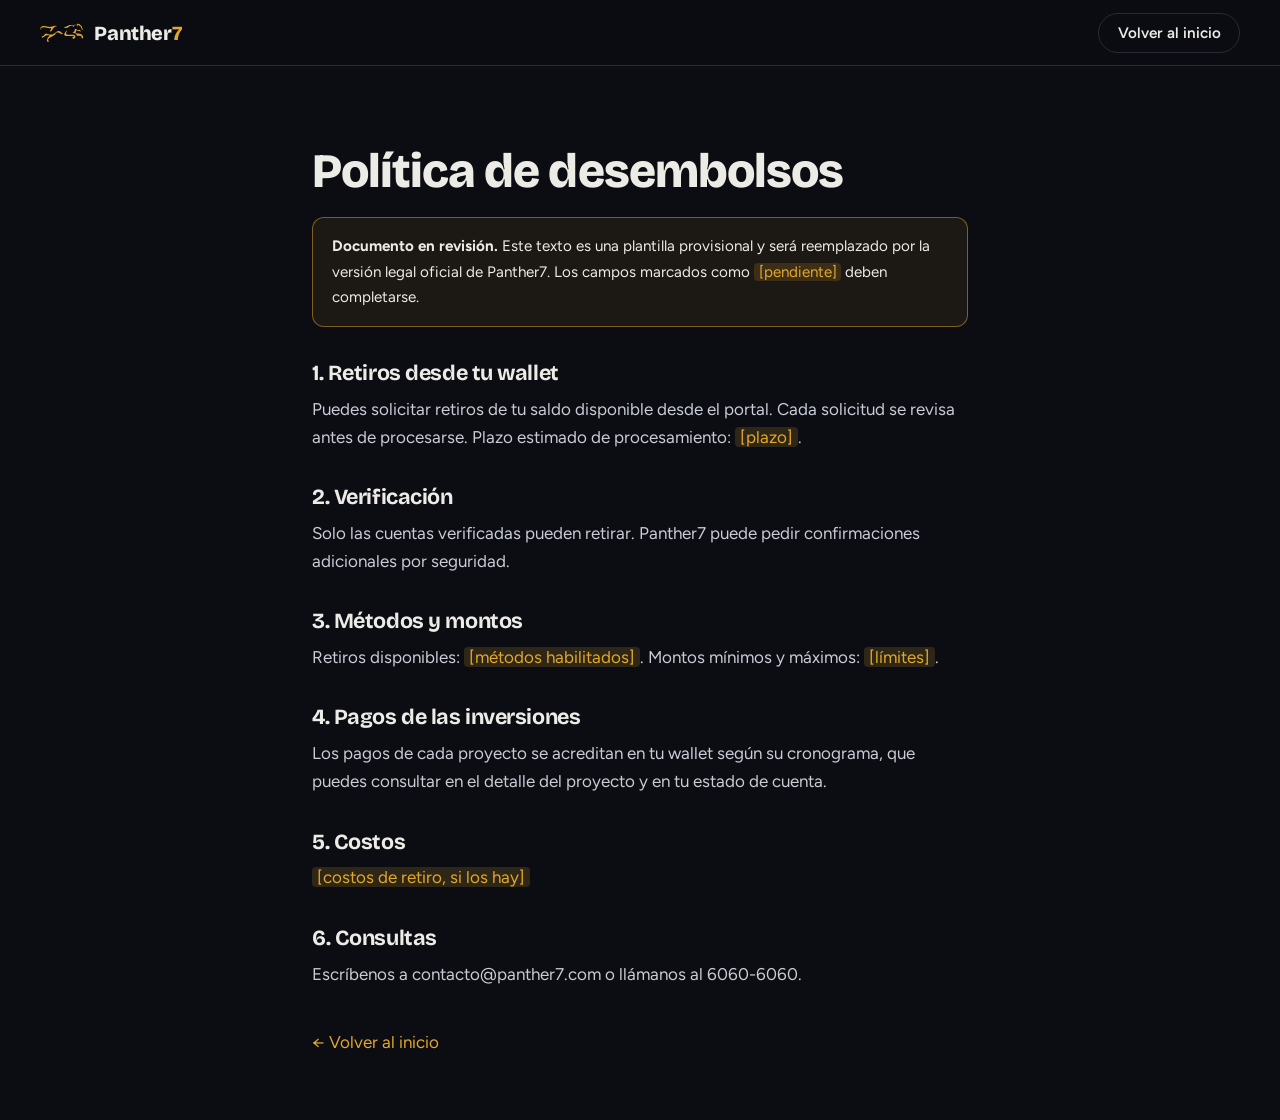
<file: desembolsos.html>
<!doctype html>
<html lang="es">
<head>
<meta charset="utf-8">
<meta name="viewport" content="width=device-width,initial-scale=1">
<meta name="robots" content="noindex">
<title>Política de desembolsos · Panther7</title>
<meta name="description" content="Política de desembolsos y retiros de Panther7 (plantilla provisional).">
<meta name="theme-color" content="#0c0e13">
<link rel="icon" type="image/svg+xml" href="img/favicon.svg">
<link rel="preconnect" href="https://fonts.googleapis.com">
<link rel="preconnect" href="https://fonts.gstatic.com" crossorigin>
<link href="https://fonts.googleapis.com/css2?family=Bricolage+Grotesque:opsz,wght@12..96,500;12..96,700;12..96,800&family=Figtree:wght@400;500;600&display=swap" rel="stylesheet">
<link rel="stylesheet" href="css/site.css">
</head>
<body>
<header class="nav scrolled">
  <a class="brand" href="index.html" aria-label="Panther7"><img src="img/panther-gold.svg" alt="" width="44" height="19"><span>Panther<b>7</b></span></a>
  <div class="acciones"><a class="btn ghost" href="index.html">Volver al inicio</a></div>
</header>
<main class="legal">
<h1>Política de desembolsos</h1>
<p class="borrador"><strong>Documento en revisión.</strong> Este texto es una plantilla provisional y será reemplazado por la versión legal oficial de Panther7. Los campos marcados como <span class="pendiente">[pendiente]</span> deben completarse.</p>

<h2>1. Retiros desde tu wallet</h2>
<p>Puedes solicitar retiros de tu saldo disponible desde el portal. Cada solicitud se revisa antes de procesarse. Plazo estimado de procesamiento: <span class="pendiente">[plazo]</span>.</p>
<h2>2. Verificación</h2>
<p>Solo las cuentas verificadas pueden retirar. Panther7 puede pedir confirmaciones adicionales por seguridad.</p>
<h2>3. Métodos y montos</h2>
<p>Retiros disponibles: <span class="pendiente">[métodos habilitados]</span>. Montos mínimos y máximos: <span class="pendiente">[límites]</span>.</p>
<h2>4. Pagos de las inversiones</h2>
<p>Los pagos de cada proyecto se acreditan en tu wallet según su cronograma, que puedes consultar en el detalle del proyecto y en tu estado de cuenta.</p>
<h2>5. Costos</h2>
<p><span class="pendiente">[costos de retiro, si los hay]</span></p>
<h2>6. Consultas</h2>
<p>Escríbenos a <a href="mailto:contacto@panther7.com">contacto@panther7.com</a> o llámanos al 6060-6060.</p>

<a class="volver" href="index.html">← Volver al inicio</a>
</main>
</body>
</html>
</file>
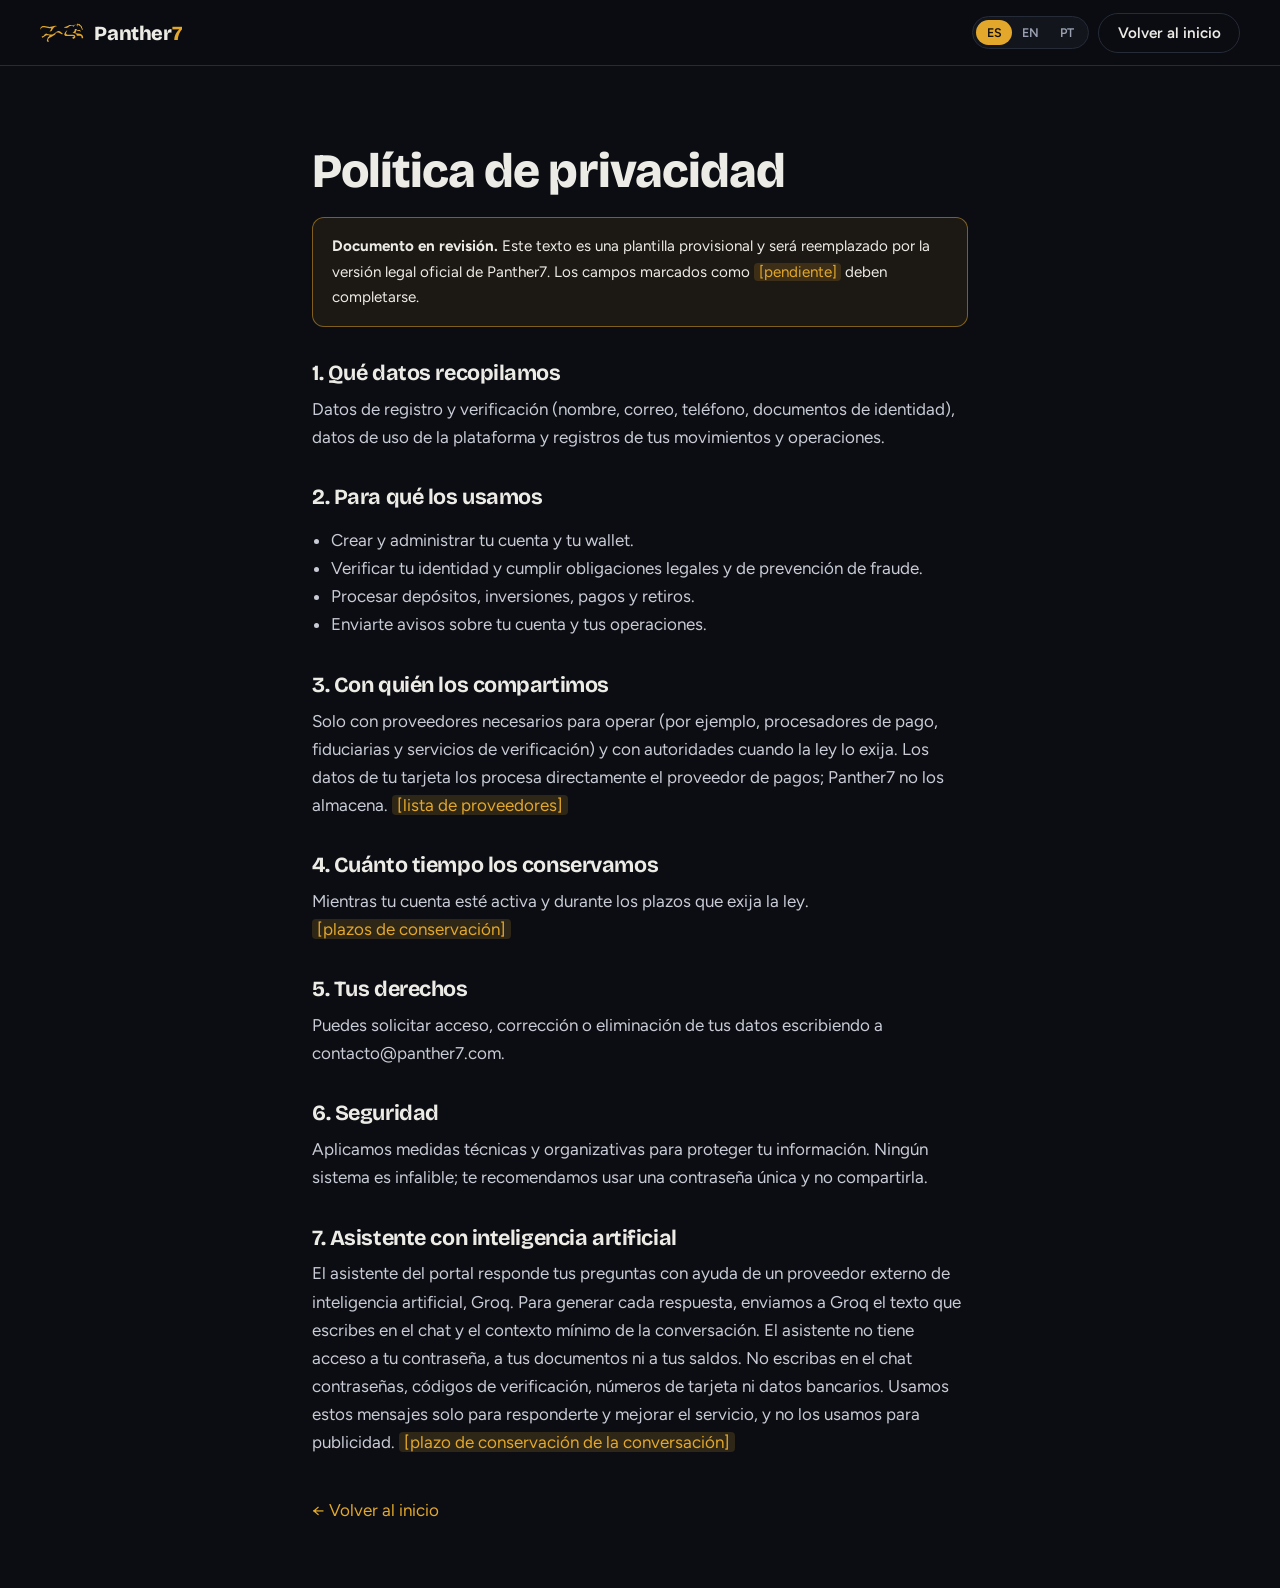
<file: privacidad.html>
<!doctype html>
<html lang="es">
<head>
<meta charset="utf-8">
<meta name="viewport" content="width=device-width,initial-scale=1">
<meta name="robots" content="noindex">
<title>Política de privacidad · Panther7</title>
<meta name="description" content="Política de privacidad de Panther7 (plantilla provisional).">
<meta name="theme-color" content="#0c0e13">
<link rel="icon" type="image/svg+xml" href="img/favicon.svg">
<link rel="preconnect" href="https://fonts.googleapis.com">
<link rel="preconnect" href="https://fonts.gstatic.com" crossorigin>
<link href="https://fonts.googleapis.com/css2?family=Bricolage+Grotesque:opsz,wght@12..96,500;12..96,700;12..96,800&family=Figtree:wght@400;500;600&display=swap" rel="stylesheet">
<link rel="stylesheet" href="css/site.css">
</head>
<body>
<header class="nav scrolled">
  <a class="brand" href="index.html" aria-label="Panther7"><img src="img/panther-gold.svg" alt="" width="44" height="19"><span>Panther<b>7</b></span></a>
  <div class="acciones"><div class="idioma" role="group" aria-label="Idioma"><button type="button" data-lang="es" aria-pressed="true">ES</button><button type="button" data-lang="en" aria-pressed="false">EN</button><button type="button" data-lang="pt" aria-pressed="false">PT</button></div> <a class="btn ghost" href="index.html" data-i18n="ini">Volver al inicio</a></div>
</header>
<main class="legal">
<h1 data-i18n="h1">Política de privacidad</h1>
<p class="borrador" data-i18n="bor"><strong>Documento en revisión.</strong> Este texto es una plantilla provisional y será reemplazado por la versión legal oficial de Panther7. Los campos marcados como <span class="pendiente">[pendiente]</span> deben completarse.</p>

<h2 data-i18n="h1t">1. Qué datos recopilamos</h2>
<p data-i18n="h1p">Datos de registro y verificación (nombre, correo, teléfono, documentos de identidad), datos de uso de la plataforma y registros de tus movimientos y operaciones.</p>
<h2 data-i18n="h2t">2. Para qué los usamos</h2>
<ul>
<li data-i18n="l1">Crear y administrar tu cuenta y tu wallet.</li>
<li data-i18n="l2">Verificar tu identidad y cumplir obligaciones legales y de prevención de fraude.</li>
<li data-i18n="l3">Procesar depósitos, inversiones, pagos y retiros.</li>
<li data-i18n="l4">Enviarte avisos sobre tu cuenta y tus operaciones.</li>
</ul>
<h2 data-i18n="h3t">3. Con quién los compartimos</h2>
<p data-i18n="h3p">Solo con proveedores necesarios para operar (por ejemplo, procesadores de pago, fiduciarias y servicios de verificación) y con autoridades cuando la ley lo exija. Los datos de tu tarjeta los procesa directamente el proveedor de pagos; Panther7 no los almacena. <span class="pendiente">[lista de proveedores]</span></p>
<h2 data-i18n="h4t">4. Cuánto tiempo los conservamos</h2>
<p data-i18n="h4p">Mientras tu cuenta esté activa y durante los plazos que exija la ley. <span class="pendiente">[plazos de conservación]</span></p>
<h2 data-i18n="h5t">5. Tus derechos</h2>
<p data-i18n="h5p">Puedes solicitar acceso, corrección o eliminación de tus datos escribiendo a <a href="mailto:contacto@panther7.com">contacto@panther7.com</a>.</p>
<h2 data-i18n="h6t">6. Seguridad</h2>
<p data-i18n="h6p">Aplicamos medidas técnicas y organizativas para proteger tu información. Ningún sistema es infalible; te recomendamos usar una contraseña única y no compartirla.</p>

<h2 data-i18n="h7t">7. Asistente con inteligencia artificial</h2>
<p data-i18n="h7p">El asistente del portal responde tus preguntas con ayuda de un proveedor externo de inteligencia artificial, Groq. Para generar cada respuesta, enviamos a Groq el texto que escribes en el chat y el contexto mínimo de la conversación. El asistente no tiene acceso a tu contraseña, a tus documentos ni a tus saldos. No escribas en el chat contraseñas, códigos de verificación, números de tarjeta ni datos bancarios. Usamos estos mensajes solo para responderte y mejorar el servicio, y no los usamos para publicidad. <span class="pendiente">[plazo de conservación de la conversación]</span></p>

<a class="volver" href="index.html" data-i18n="vol">← Volver al inicio</a>
</main>
<script>
(function(){
var D={"es": {"h1": "Política de privacidad", "bor": "<strong>Documento en revisión.</strong> Este texto es una plantilla provisional y será reemplazado por la versión legal oficial de Panther7. Los campos marcados como <span class=\"pendiente\">[pendiente]</span> deben completarse.", "h1t": "1. Qué datos recopilamos", "h1p": "Datos de registro y verificación (nombre, correo, teléfono, documentos de identidad), datos de uso de la plataforma y registros de tus movimientos y operaciones.", "h2t": "2. Para qué los usamos", "l1": "Crear y administrar tu cuenta y tu wallet.", "l2": "Verificar tu identidad y cumplir obligaciones legales y de prevención de fraude.", "l3": "Procesar depósitos, inversiones, pagos y retiros.", "l4": "Enviarte avisos sobre tu cuenta y tus operaciones.", "h3t": "3. Con quién los compartimos", "h3p": "Solo con proveedores necesarios para operar (por ejemplo, procesadores de pago, fiduciarias y servicios de verificación) y con autoridades cuando la ley lo exija. Los datos de tu tarjeta los procesa directamente el proveedor de pagos; Panther7 no los almacena. <span class=\"pendiente\">[lista de proveedores]</span>", "h4t": "4. Cuánto tiempo los conservamos", "h4p": "Mientras tu cuenta esté activa y durante los plazos que exija la ley. <span class=\"pendiente\">[plazos de conservación]</span>", "h5t": "5. Tus derechos", "h5p": "Puedes solicitar acceso, corrección o eliminación de tus datos escribiendo a <a href=\"mailto:contacto@panther7.com\">contacto@panther7.com", "h6t": "6. Seguridad", "h6p": "Aplicamos medidas técnicas y organizativas para proteger tu información. Ningún sistema es infalible; te recomendamos usar una contraseña única y no compartirla.", "h7t": "7. Asistente con inteligencia artificial", "h7p": "El asistente del portal responde tus preguntas con ayuda de un proveedor externo de inteligencia artificial, Groq. Para generar cada respuesta, enviamos a Groq el texto que escribes en el chat y el contexto mínimo de la conversación. El asistente no tiene acceso a tu contraseña, a tus documentos ni a tus saldos. No escribas en el chat contraseñas, códigos de verificación, números de tarjeta ni datos bancarios. Usamos estos mensajes solo para responderte y mejorar el servicio, y no los usamos para publicidad. <span class=\"pendiente\">[plazo de conservación de la conversación]</span>", "vol": "← Volver al inicio", "ini": "Volver al inicio"}, "en": {"h1": "Privacy policy", "bor": "<strong>Document under review.</strong> This text is a provisional template and will be replaced by Panther7's official legal version. Fields marked <span class=\"pendiente\">[pending]</span> must be completed.", "h1t": "1. What data we collect", "h1p": "Registration and verification data (name, email, phone, identity documents), platform usage data, and records of your movements and transactions.", "h2t": "2. What we use it for", "l1": "Creating and managing your account and wallet.", "l2": "Verifying your identity and meeting legal and fraud-prevention obligations.", "l3": "Processing deposits, investments, payments and withdrawals.", "l4": "Sending you notices about your account and transactions.", "h3t": "3. Who we share it with", "h3p": "Only with providers needed to operate (for example, payment processors, trustees and verification services) and with authorities when the law requires it. Your card data is processed directly by the payment provider; Panther7 does not store it. <span class=\"pendiente\">[list of providers]</span>", "h4t": "4. How long we keep it", "h4p": "While your account is active and for the periods required by law. <span class=\"pendiente\">[retention periods]</span>", "h5t": "5. Your rights", "h5p": "You can request access to, correction of or deletion of your data by writing to <a href=\"mailto:contacto@panther7.com\">contacto@panther7.com</a>.", "h6t": "6. Security", "h6p": "We apply technical and organizational measures to protect your information. No system is infallible; we recommend using a unique password and not sharing it.", "h7t": "7. Artificial intelligence assistant", "h7p": "The portal assistant answers your questions with the help of an external artificial intelligence provider, Groq. To generate each answer, we send Groq the text you type in the chat and the minimum conversation context. The assistant has no access to your password, your documents or your balances. Do not type passwords, verification codes, card numbers or bank details in the chat. We use these messages only to answer you and to improve the service, and we do not use them for advertising. <span class=\"pendiente\">[conversation retention period]</span>", "vol": "← Back to home", "ini": "Back to home"}, "pt": {"h1": "Política de privacidade", "bor": "<strong>Documento em revisão.</strong> Este texto é um modelo provisório e será substituído pela versão jurídica oficial da Panther7. Os campos marcados como <span class=\"pendiente\">[pendente]</span> devem ser preenchidos.", "h1t": "1. Quais dados coletamos", "h1p": "Dados de cadastro e verificação (nome, e-mail, telefone, documentos de identidade), dados de uso da plataforma e registros das suas movimentações e operações.", "h2t": "2. Para que os usamos", "l1": "Criar e administrar sua conta e sua wallet.", "l2": "Verificar sua identidade e cumprir obrigações legais e de prevenção a fraudes.", "l3": "Processar depósitos, investimentos, pagamentos e saques.", "l4": "Enviar avisos sobre sua conta e suas operações.", "h3t": "3. Com quem os compartilhamos", "h3p": "Somente com fornecedores necessários para operar (por exemplo, processadores de pagamento, fiduciárias e serviços de verificação) e com autoridades quando a lei exigir. Os dados do seu cartão são processados diretamente pelo provedor de pagamentos; a Panther7 não os armazena. <span class=\"pendiente\">[lista de fornecedores]</span>", "h4t": "4. Por quanto tempo os mantemos", "h4p": "Enquanto sua conta estiver ativa e pelos prazos exigidos por lei. <span class=\"pendiente\">[prazos de retenção]</span>", "h5t": "5. Seus direitos", "h5p": "Você pode solicitar acesso, correção ou exclusão dos seus dados escrevendo para <a href=\"mailto:contacto@panther7.com\">contacto@panther7.com</a>.", "h6t": "6. Segurança", "h6p": "Aplicamos medidas técnicas e organizacionais para proteger suas informações. Nenhum sistema é infalível; recomendamos usar uma senha única e não compartilhá-la.", "h7t": "7. Assistente com inteligência artificial", "h7p": "O assistente do portal responde às suas perguntas com a ajuda de um provedor externo de inteligência artificial, a Groq. Para gerar cada resposta, enviamos à Groq o texto que você digita no chat e o contexto mínimo da conversa. O assistente não tem acesso à sua senha, aos seus documentos nem aos seus saldos. Não digite no chat senhas, códigos de verificação, números de cartão nem dados bancários. Usamos essas mensagens apenas para responder a você e melhorar o serviço, e não as usamos para publicidade. <span class=\"pendiente\">[prazo de retenção da conversa]</span>", "vol": "← Voltar ao início", "ini": "Voltar ao início"}};
var TT={"es": "Política de privacidad · Panther7", "en": "Privacy policy · Panther7", "pt": "Política de privacidade · Panther7"};
var ns=document.querySelectorAll('[data-i18n]');
function ap(l){document.documentElement.lang=l;ns.forEach(function(n){var v=D[l][n.getAttribute('data-i18n')];if(v!=null)n.innerHTML=v;});document.title=TT[l];
document.querySelectorAll('.idioma button').forEach(function(b){b.setAttribute('aria-pressed',b.dataset.lang===l?'true':'false');});}
document.querySelectorAll('.idioma button').forEach(function(b){b.addEventListener('click',function(){try{localStorage.setItem('p7-idioma-web',b.dataset.lang);}catch(e){}ap(b.dataset.lang);});});
var l='es';try{var q=new URLSearchParams(location.search).get('lang')||localStorage.getItem('p7-idioma-web');if(q&&D[q])l=q;}catch(e){}
if(l!=='es')ap(l);
})();
</script>
</body>
</html>
</file>
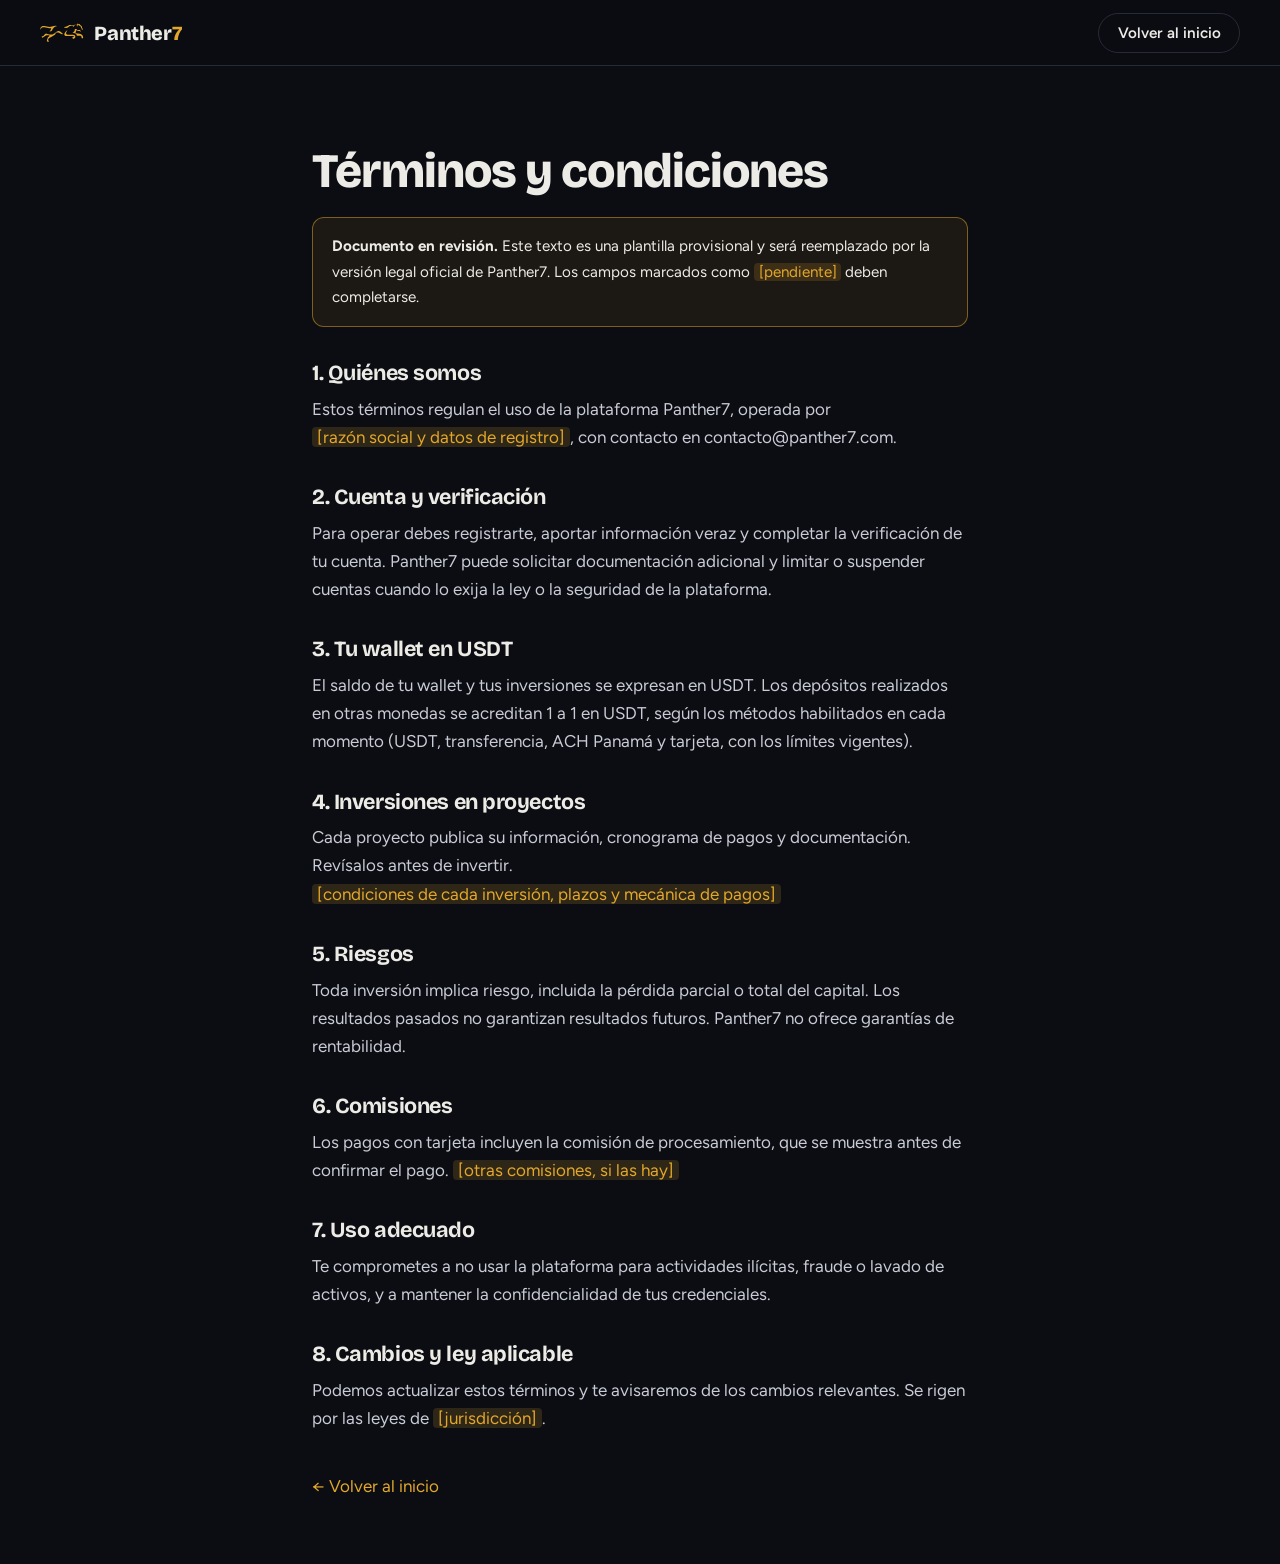
<file: terminos.html>
<!doctype html>
<html lang="es">
<head>
<meta charset="utf-8">
<meta name="viewport" content="width=device-width,initial-scale=1">
<meta name="robots" content="noindex">
<title>Términos y condiciones · Panther7</title>
<meta name="description" content="Términos y condiciones de uso de Panther7 (plantilla provisional).">
<meta name="theme-color" content="#0c0e13">
<link rel="icon" type="image/svg+xml" href="img/favicon.svg">
<link rel="preconnect" href="https://fonts.googleapis.com">
<link rel="preconnect" href="https://fonts.gstatic.com" crossorigin>
<link href="https://fonts.googleapis.com/css2?family=Bricolage+Grotesque:opsz,wght@12..96,500;12..96,700;12..96,800&family=Figtree:wght@400;500;600&display=swap" rel="stylesheet">
<link rel="stylesheet" href="css/site.css">
</head>
<body>
<header class="nav scrolled">
  <a class="brand" href="index.html" aria-label="Panther7"><img src="img/panther-gold.svg" alt="" width="44" height="19"><span>Panther<b>7</b></span></a>
  <div class="acciones"><a class="btn ghost" href="index.html">Volver al inicio</a></div>
</header>
<main class="legal">
<h1>Términos y condiciones</h1>
<p class="borrador"><strong>Documento en revisión.</strong> Este texto es una plantilla provisional y será reemplazado por la versión legal oficial de Panther7. Los campos marcados como <span class="pendiente">[pendiente]</span> deben completarse.</p>

<h2>1. Quiénes somos</h2>
<p>Estos términos regulan el uso de la plataforma Panther7, operada por <span class="pendiente">[razón social y datos de registro]</span>, con contacto en <a href="mailto:contacto@panther7.com">contacto@panther7.com</a>.</p>
<h2>2. Cuenta y verificación</h2>
<p>Para operar debes registrarte, aportar información veraz y completar la verificación de tu cuenta. Panther7 puede solicitar documentación adicional y limitar o suspender cuentas cuando lo exija la ley o la seguridad de la plataforma.</p>
<h2>3. Tu wallet en USDT</h2>
<p>El saldo de tu wallet y tus inversiones se expresan en USDT. Los depósitos realizados en otras monedas se acreditan 1 a 1 en USDT, según los métodos habilitados en cada momento (USDT, transferencia, ACH Panamá y tarjeta, con los límites vigentes).</p>
<h2>4. Inversiones en proyectos</h2>
<p>Cada proyecto publica su información, cronograma de pagos y documentación. Revísalos antes de invertir. <span class="pendiente">[condiciones de cada inversión, plazos y mecánica de pagos]</span></p>
<h2>5. Riesgos</h2>
<p>Toda inversión implica riesgo, incluida la pérdida parcial o total del capital. Los resultados pasados no garantizan resultados futuros. Panther7 no ofrece garantías de rentabilidad.</p>
<h2>6. Comisiones</h2>
<p>Los pagos con tarjeta incluyen la comisión de procesamiento, que se muestra antes de confirmar el pago. <span class="pendiente">[otras comisiones, si las hay]</span></p>
<h2>7. Uso adecuado</h2>
<p>Te comprometes a no usar la plataforma para actividades ilícitas, fraude o lavado de activos, y a mantener la confidencialidad de tus credenciales.</p>
<h2>8. Cambios y ley aplicable</h2>
<p>Podemos actualizar estos términos y te avisaremos de los cambios relevantes. Se rigen por las leyes de <span class="pendiente">[jurisdicción]</span>.</p>

<a class="volver" href="index.html">← Volver al inicio</a>
</main>
</body>
</html>
</file>
<file: css/site.css>
:root{
  --bg:#0b0d12; --panel:#12151c; --panel2:#171b24; --line:#262b38;
  --text:#ecebe6; --mute:#9aa1b2; --gold:#e3a82b; --gold-d:#b98512; --ink:#14100a;
  --r:16px; --max:1180px; --g:clamp(1.1rem,4vw,2.5rem);
  --display:'Bricolage Grotesque','Segoe UI',system-ui,sans-serif;
  --body:'Figtree','Segoe UI',system-ui,sans-serif;
}
*{box-sizing:border-box}
html{scroll-behavior:smooth;scroll-padding-top:5rem}
body{margin:0;background:var(--bg);color:var(--text);font:400 1.0625rem/1.65 var(--body);-webkit-font-smoothing:antialiased}
img{max-width:100%;display:block}
a{color:inherit;text-decoration:none}
h1,h2,h3{font-family:var(--display);margin:0;line-height:1.08;letter-spacing:-.02em}
p{margin:0}
.skip{position:absolute;left:-999px;top:.5rem;background:var(--gold);color:var(--ink);padding:.6rem 1rem;border-radius:10px;z-index:100}
.skip:focus{left:.5rem}
:focus-visible{outline:2px solid var(--gold);outline-offset:3px;border-radius:6px}

/* Barra */
.nav{position:sticky;top:0;z-index:50;display:flex;align-items:center;gap:1.5rem;padding:.8rem var(--g);background:rgba(11,13,18,.82);backdrop-filter:blur(14px);border-bottom:1px solid transparent;transition:border-color .2s}
.nav.scrolled{border-color:var(--line)}
.brand{display:flex;align-items:center;gap:.65rem;font:800 1.25rem/1 var(--display);letter-spacing:-.02em}
.brand b{color:var(--gold);font-weight:800}
.links{display:flex;gap:1.6rem;margin-left:1.5rem;font-size:.95rem;color:var(--mute)}
.links a{transition:color .15s}.links a:hover{color:var(--text)}
.acciones{margin-left:auto;display:flex;align-items:center;gap:.6rem}
.idioma{display:flex;padding:3px;border:1px solid var(--line);border-radius:999px;background:var(--panel)}
.idioma button{border:0;background:transparent;color:var(--mute);font:600 .78rem var(--body);padding:.32rem .65rem;border-radius:999px;cursor:pointer}
.idioma button[aria-pressed="true"]{background:var(--gold);color:var(--ink)}
.btn{display:inline-flex;align-items:center;justify-content:center;gap:.5rem;font:600 .95rem var(--body);padding:.62rem 1.15rem;border-radius:999px;border:1px solid transparent;cursor:pointer;transition:transform .15s,background .15s,border-color .15s,color .15s}
.btn.gold{background:var(--gold);color:var(--ink)}.btn.gold:hover{background:#f0b838;transform:translateY(-1px)}
.btn.ghost{border-color:var(--line);color:var(--text)}.btn.ghost:hover{border-color:var(--gold);color:var(--gold)}
.btn.grande{padding:.9rem 1.7rem;font-size:1.02rem}

/* Hero */
.hero{position:relative;overflow:hidden;display:grid;grid-template-columns:1.15fr .85fr;gap:3rem;align-items:center;max-width:var(--max);margin:0 auto;padding:clamp(3rem,9vw,7rem) var(--g) clamp(3rem,8vw,6rem)}
.hero-pantera{position:absolute;right:-8%;bottom:-6%;width:min(70vw,760px);opacity:.055;pointer-events:none;filter:saturate(0) brightness(2)}
.hero-txt{position:relative}
h1{font-size:clamp(2.5rem,6.2vw,4.9rem);font-weight:800;max-width:14ch}
.lead{margin-top:1.4rem;font-size:clamp(1.05rem,1.6vw,1.22rem);color:var(--mute);max-width:46ch}
.cta{display:flex;flex-wrap:wrap;gap:.8rem;margin-top:2rem}
.puntos{list-style:none;display:flex;flex-wrap:wrap;gap:.5rem 1.6rem;margin:2.2rem 0 0;padding:0;color:var(--mute);font-size:.92rem}
.puntos li{display:flex;align-items:center;gap:.55rem}
.puntos li::before{content:"";width:6px;height:6px;border-radius:50%;background:var(--gold)}

/* Flujo: del activo a la wallet (único movimiento de la página) */
.flujo{position:relative;margin:0;display:flex;flex-direction:column;align-items:stretch}
.nodo{display:flex;flex-direction:column;gap:.2rem;padding:1.1rem 1.3rem;border:1px solid var(--line);border-radius:var(--r);background:linear-gradient(180deg,var(--panel2),var(--panel))}
.nodo-t{font:700 1.05rem var(--display)}
.nodo-s{font-size:.88rem;color:var(--mute)}
.nodo.wallet{border-color:rgba(227,168,43,.55);box-shadow:0 0 0 4px rgba(227,168,43,.06),0 20px 60px rgba(227,168,43,.08)}
.nodo-n{font:800 clamp(1.9rem,3.4vw,2.6rem)/1.1 var(--display);color:var(--gold);font-variant-numeric:tabular-nums}
.nodo-n small{font-size:.95rem;color:var(--mute);font-weight:600}
.hilo{position:relative;width:2px;height:2.6rem;margin:0 auto;background:var(--line);overflow:hidden}
.hilo i{position:absolute;left:0;top:-40%;width:100%;height:40%;background:linear-gradient(var(--gold),transparent);animation:pulso 2.4s ease-in-out infinite}
.hilo:nth-of-type(4) i{animation-delay:1.2s}
@keyframes pulso{0%{top:-40%}100%{top:100%}}
.flujo figcaption{margin-top:.9rem;text-align:center;font-size:.8rem;color:var(--mute)}

/* Secciones */
.seccion{max-width:var(--max);margin:0 auto;padding:clamp(3.5rem,8vw,6.5rem) var(--g)}
.seccion.oscura{max-width:none;background:var(--panel);border-block:1px solid var(--line)}
.seccion.oscura>*{max-width:calc(var(--max) - 2*var(--g));margin-inline:auto}
.cabecera{margin-bottom:2.6rem;max-width:44rem}
.cabecera h2,.lado h2,.final h2{font-size:clamp(1.9rem,4vw,3rem);font-weight:800}
.cabecera p{margin-top:.9rem;color:var(--mute)}

.pasos{list-style:none;margin:0;padding:0;display:grid;grid-template-columns:repeat(4,1fr);gap:2rem;counter-reset:p}
.pasos li{position:relative;padding-top:1.1rem;border-top:1px solid var(--line)}
.pasos li::before{content:"";position:absolute;top:-1px;left:0;width:2.4rem;height:2px;background:var(--gold)}
.pasos .n{display:inline-block;margin-bottom:.8rem;font:800 .95rem var(--display);color:var(--gold)}
.pasos h3{font-size:1.2rem;margin-bottom:.5rem}
.pasos p{color:var(--mute);font-size:.98rem}

.rejilla{display:grid;grid-template-columns:repeat(6,1fr);gap:1.1rem}
.rejilla article{grid-column:span 3;padding:1.6rem;border:1px solid var(--line);border-radius:var(--r);background:var(--bg)}
.rejilla article.grande{grid-column:span 3;grid-row:span 2;display:flex;flex-direction:column;justify-content:flex-end;min-height:18rem;background:radial-gradient(120% 90% at 100% 0,rgba(227,168,43,.14),transparent 60%),var(--bg);border-color:rgba(227,168,43,.35)}
.rejilla h3{font-size:1.25rem;margin-bottom:.55rem}
.rejilla p{color:var(--mute);font-size:.98rem}
.rejilla .grande h3{font-size:clamp(1.5rem,2.6vw,2rem)}

.doble{display:grid;grid-template-columns:1.1fr .9fr;gap:1.2rem}
.lado{padding:clamp(1.8rem,4vw,3rem);border-radius:calc(var(--r) + 6px);border:1px solid rgba(227,168,43,.4);background:radial-gradient(100% 80% at 0 0,rgba(227,168,43,.1),transparent 60%),var(--panel);display:flex;flex-direction:column;gap:1.1rem;align-items:flex-start}
.lado.inv{border-color:var(--line);background:var(--panel)}
.lado p{color:var(--mute);max-width:42ch}
.lista{list-style:none;margin:.2rem 0 .6rem;padding:0;display:grid;gap:.5rem}
.lista li{padding-left:1.4rem;position:relative}
.lista li::before{content:"";position:absolute;left:0;top:.62em;width:.7rem;height:2px;background:var(--gold)}

.faq{max-width:50rem}
.faq details{border-bottom:1px solid var(--line)}
.faq summary{cursor:pointer;list-style:none;padding:1.15rem 2.2rem 1.15rem 0;font:600 1.12rem var(--display);position:relative}
.faq summary::-webkit-details-marker{display:none}
.faq summary::after{content:"+";position:absolute;right:.2rem;top:.95rem;font:400 1.6rem/1 var(--body);color:var(--gold);transition:transform .2s}
.faq details[open] summary::after{transform:rotate(45deg)}
.faq details p{padding:0 2.2rem 1.3rem 0;color:var(--mute)}

.final{text-align:center;padding:clamp(4rem,9vw,7rem) var(--g);max-width:var(--max);margin:0 auto}
.final p{margin:.9rem 0 1.8rem;color:var(--mute)}

.pie{border-top:1px solid var(--line);padding:2.2rem var(--g) 2.6rem;max-width:var(--max);margin:0 auto}
.pie-fila{display:flex;flex-wrap:wrap;gap:1rem;justify-content:space-between;align-items:center}
.pie nav{display:flex;gap:1.4rem;color:var(--mute);font-size:.95rem}
.pie nav a:hover{color:var(--gold)}
.aviso{margin-top:1.6rem;font-size:.82rem;color:var(--mute);max-width:62rem}
.copy{margin-top:1rem;font-size:.8rem;color:#6b7284}

/* Contacto */
.contacto-filas{display:grid;grid-template-columns:1fr 1fr;gap:1.1rem;max-width:44rem}
.contacto-filas a{display:flex;flex-direction:column;gap:.25rem;padding:1.3rem 1.5rem;border:1px solid var(--line);border-radius:var(--r);background:var(--panel);transition:border-color .15s}
.contacto-filas a:hover{border-color:var(--gold)}
.contacto-filas span{font-size:.88rem;color:var(--mute)}
.contacto-filas strong{font:700 1.2rem var(--display);overflow-wrap:anywhere}
.copy a{color:inherit;text-decoration:underline;text-underline-offset:3px}
.pie nav{flex-wrap:wrap}
/* Páginas legales */
.legal{max-width:46rem;margin:0 auto;padding:clamp(2.5rem,7vw,5rem) var(--g) 4rem}
.legal h1{font-size:clamp(2rem,5vw,3rem);max-width:none;margin-bottom:1.2rem}
.legal h2{font-size:1.35rem;margin:2.2rem 0 .6rem}
.legal p,.legal li{color:#c9ccd6}
.legal ul{padding-left:1.2rem}
.legal .borrador{margin:0 0 2rem;padding:1rem 1.2rem;border:1px solid rgba(227,168,43,.5);border-radius:12px;background:rgba(227,168,43,.08);color:var(--text);font-size:.95rem}
.legal .pendiente{background:rgba(227,168,43,.16);color:var(--gold);padding:0 .3em;border-radius:4px;white-space:nowrap}
.legal .volver{display:inline-block;margin-top:2.5rem;color:var(--gold)}
@media (max-width:640px){.contacto-filas{grid-template-columns:1fr}}
@media (max-width:980px){
  .links{display:none}
  .hero{grid-template-columns:1fr;gap:2.5rem}
  .flujo{max-width:26rem}
  .pasos{grid-template-columns:repeat(2,1fr)}
  .rejilla article,.rejilla article.grande{grid-column:span 6;grid-row:auto;min-height:0}
  .rejilla article:nth-child(n+4){grid-column:span 3}
  .doble{grid-template-columns:1fr}
}
@media (max-width:640px){
  .nav{gap:.6rem}
  .nav .btn.ghost{display:none}
  .brand span{font-size:1.1rem}
  .pasos{grid-template-columns:1fr}
  .rejilla{grid-template-columns:1fr}
  .rejilla article:nth-child(n){grid-column:span 6}
  .cta .btn{flex:1 1 100%}
}
@media (prefers-reduced-motion:reduce){
  html{scroll-behavior:auto}
  .hilo i{animation:none;top:0;height:100%;opacity:.5}
  .btn,.links a{transition:none}
}

/* ===== borrador ampliado ===== */
.cifras{max-width:var(--max);margin:0 auto;padding:0 var(--g);display:grid;grid-template-columns:repeat(4,1fr);gap:1px;background:var(--line);border:1px solid var(--line);border-radius:var(--r);overflow:hidden;margin-block:1rem 0}
.cifras>div{background:var(--panel);padding:1.6rem 1.2rem}
.cifras strong{display:block;font:800 clamp(1.8rem,4vw,2.8rem)/1 var(--display);color:var(--gold)}
.cifras span{color:var(--mute);font-size:.95rem}
.nota-borrador{grid-column:1/-1;background:var(--bg);margin:0;padding:.5rem 1rem;font-size:.8rem;color:var(--mute);text-align:center}
.metodos{list-style:none;margin:0;padding:0;display:grid;grid-template-columns:repeat(4,1fr);gap:1rem}
.metodos li{background:var(--panel);border:1px solid var(--line);border-radius:var(--r);padding:1.4rem}
.metodos b{display:block;font:700 1.15rem var(--display);margin-bottom:.4rem}
.metodos span{color:var(--mute);font-size:.95rem}
.tabs{display:flex;gap:.4rem;margin-bottom:1rem}
.tabs button{font:600 .95rem var(--body);color:var(--mute);background:transparent;border:1px solid var(--line);border-radius:999px;padding:.5rem 1.1rem;cursor:pointer}
.tabs button[aria-selected=true]{background:var(--gold);color:var(--ink);border-color:var(--gold)}
.ventana{background:var(--bg);border:1px solid var(--line);border-radius:var(--r);overflow:hidden;max-width:46rem}
.barra{display:flex;align-items:center;gap:.4rem;padding:.7rem 1rem;border-bottom:1px solid var(--line);color:var(--mute);font-size:.8rem}
.barra i{width:.6rem;height:.6rem;border-radius:50%;background:var(--line)}
.barra span{margin-left:.6rem}
.vista{padding:1.5rem}
.vista[hidden]{display:none}
.saldo span{display:block;color:var(--mute);font-size:.9rem}
.saldo strong{font:800 2.2rem var(--display)}
.saldo small{font-size:1rem;color:var(--gold)}
.saldo svg{display:block;width:100%;height:60px;margin-top:.8rem}
.mono{font-family:ui-monospace,Consolas,monospace!important;font-size:1.4rem!important}
.movs,.docs{list-style:none;margin:1.2rem 0 0;padding:0}
.movs li,.docs li{display:flex;justify-content:space-between;padding:.7rem 0;border-top:1px solid var(--line)}
.movs .titulo,.docs .titulo{color:var(--mute);font-size:.85rem;border-top:0}
.pos{color:#5ec98a}.neg{color:#e58a7e}
.avance{display:flex;align-items:center;gap:.8rem;margin-top:1rem;flex-wrap:wrap}
.avance>span{color:var(--mute);font-size:.9rem}
.bar{flex:1;min-width:8rem;height:.55rem;background:var(--line);border-radius:99px;overflow:hidden}
.bar i{display:block;height:100%;background:var(--gold);border-radius:99px}
.datos{display:flex;gap:2.5rem;margin-top:1.2rem}
.datos span{display:block;color:var(--mute);font-size:.85rem}
.botones{display:flex;gap:.5rem;margin-top:1rem;flex-wrap:wrap}
.botones span{border:1px solid var(--line);border-radius:999px;padding:.35rem .9rem;font-size:.9rem}
.ejemplos{display:grid;grid-template-columns:repeat(3,1fr);gap:1rem}
.ejemplos article{background:var(--panel);border:1px solid var(--line);border-radius:var(--r);padding:1.5rem}
.insignia{display:inline-block;font-size:.78rem;color:var(--gold);border:1px solid var(--gold-d);border-radius:99px;padding:.15rem .7rem}
.ejemplos h3{font:700 1.3rem var(--display);margin:.9rem 0 .2rem}
.ub{color:var(--mute);margin:0 0 1rem}
.ejemplos dl{margin:0;display:grid;grid-template-columns:repeat(3,auto);gap:.6rem;justify-content:space-between}
.ejemplos dt{color:var(--mute);font-size:.8rem}.ejemplos dd{margin:0;font-weight:600;font-size:.95rem}
.sim-caja{display:grid;grid-template-columns:1.2fr 1fr;gap:2rem;background:var(--panel);border:1px solid var(--line);border-radius:var(--r);padding:clamp(1.3rem,3vw,2.2rem);align-items:center}
.sim-controles label{display:flex;justify-content:space-between;margin:1rem 0 .4rem}
.sim-controles label:first-child{margin-top:0}
.sim-controles output{color:var(--gold);font-weight:700}
.sim-controles input{width:100%;accent-color:var(--gold)}
.sim-res div{padding:.9rem 0;border-bottom:1px solid var(--line)}
.sim-res div:last-child{border:0}
.sim-res span{display:block;color:var(--mute);font-size:.9rem}
.sim-res strong{font:800 1.8rem var(--display)}
.oro{color:var(--gold)}
.sim-aviso{margin-top:1rem;color:var(--mute);font-size:.85rem}
.ciclo{list-style:none;margin:0;padding:0;display:grid;grid-template-columns:repeat(5,1fr);gap:1rem;counter-reset:c}
.ciclo li{counter-increment:c;border-top:2px solid var(--line);padding-top:1rem;position:relative}
.ciclo li::before{content:counter(c);position:absolute;top:-.85rem;left:0;background:var(--bg);color:var(--gold);font:800 1rem var(--display);padding-right:.6rem}
.ciclo h3{font:700 1.05rem var(--display);margin:.4rem 0 .4rem}
.ciclo p{color:var(--mute);font-size:.92rem;margin:0}
.nos h2{font-size:clamp(1.9rem,4vw,2.6rem);font-weight:800;margin-bottom:1rem}
.nos p{color:var(--mute)}
.valores{list-style:none;margin:0;padding:0;display:grid;gap:.8rem}
.valores li{background:var(--panel);border:1px solid var(--line);border-radius:var(--r);padding:1.1rem 1.3rem}
.valores b{display:block;font:700 1.05rem var(--display)}
.valores span{color:var(--mute);font-size:.93rem}
.aliados{margin-top:2.5rem}
.aliados h3{font:700 1rem var(--display);color:var(--mute);margin-bottom:.8rem}
.slots{display:grid;grid-template-columns:repeat(4,1fr);gap:1rem}
.slots span{border:1px dashed var(--line);border-radius:var(--r);padding:1.4rem;text-align:center;color:var(--mute);font-size:.9rem}
@media (max-width:980px){
  .cifras,.metodos{grid-template-columns:repeat(2,1fr)}
  .ejemplos{grid-template-columns:1fr}
  .sim-caja{grid-template-columns:1fr}
  .ciclo{grid-template-columns:1fr 1fr}
  .slots{grid-template-columns:repeat(2,1fr)}
}
@media (max-width:640px){
  .ciclo{grid-template-columns:1fr}
  .datos{gap:1.5rem}
}
.datos b>span,.ejemplos dd>span{display:inline;color:inherit;font-size:inherit}

/* ===== vistas y navegación ===== */
[hidden]{display:none!important}
.links a[aria-current]{color:var(--text);box-shadow:0 2px 0 var(--gold)}
.links a{padding:.35rem 0}
#contenido.entra{animation:entra .28s ease-out}
@keyframes entra{from{opacity:0;transform:translateY(8px)}to{opacity:1;transform:none}}
.con-vistas .seccion:first-child,.con-vistas .hero:first-child{min-height:0}
.atajos{max-width:var(--max);margin:2.5rem auto 0;padding:0 var(--g);display:grid;grid-template-columns:repeat(3,1fr);gap:1rem}
.atajos a{background:var(--panel);border:1px solid var(--line);border-radius:var(--r);padding:1.4rem 1.5rem;transition:border-color .2s,transform .2s}
.atajos a:hover{border-color:var(--gold-d);transform:translateY(-2px)}
.atajos b{display:block;font:700 1.2rem var(--display);margin-bottom:.3rem}
.atajos span{color:var(--mute);font-size:.95rem}
.cifras{margin-top:2.5rem}
@media (max-width:980px){
  .nav{flex-wrap:wrap;row-gap:.4rem}
  .links{display:flex!important;order:3;width:100%;margin:0;gap:1.2rem;overflow-x:auto;scrollbar-width:none;padding-bottom:.2rem;white-space:nowrap}
  .links::-webkit-scrollbar{display:none}
  .acciones{margin-left:auto}
  .atajos{grid-template-columns:repeat(2,1fr)}
}
@media (max-width:640px){.atajos{grid-template-columns:1fr}}
@media (prefers-reduced-motion:reduce){#contenido.entra{animation:none}}
.cifras{padding:0;width:min(calc(var(--max) - 2*var(--g)),calc(100% - 2*var(--g)))}
.atajos{width:min(calc(var(--max) - 2*var(--g)),calc(100% - 2*var(--g)));padding:0}

/* ===== simulador interactivo ===== */
.sim-caja{align-items:start!important}
.sim-t{margin:1.3rem 0 .5rem;color:var(--mute);font-size:.9rem}
.chips{display:flex;flex-wrap:wrap;gap:.4rem;margin-top:.6rem}
.chips button{font:600 .9rem var(--body);color:var(--text);background:var(--bg);border:1px solid var(--line);border-radius:999px;padding:.4rem .95rem;cursor:pointer;transition:background .15s,border-color .15s}
.chips button:hover{border-color:var(--gold-d)}
.chips button.on{background:var(--gold);color:var(--ink);border-color:var(--gold)}
.sw{display:flex;align-items:center;gap:.6rem;margin-top:1.4rem!important;cursor:pointer;justify-content:flex-start!important}
.sw input{width:1.1rem;height:1.1rem;accent-color:var(--gold)}
.sim-res .sim-total{border-bottom:1px solid var(--line);padding-top:0}
.sim-res .sim-total strong{font-size:clamp(2rem,5vw,2.8rem)}
.sim-fila{display:grid;grid-template-columns:repeat(3,1fr);gap:.8rem;padding:.9rem 0}
.sim-res .sim-fila div{padding:0;border:0}
.sim-fila b{font:700 1.15rem var(--display)}
.sim-res .sim-t{margin-top:.4rem}
.sim-barras{display:flex;align-items:flex-end;gap:3px;height:130px;border-bottom:1px solid var(--line)}
.barra-s{flex:1;background:var(--line);border-radius:4px 4px 0 0;display:flex;flex-direction:column;justify-content:flex-end;overflow:hidden;transition:height .35s ease;min-width:2px}
.barra-s i{display:block;background:var(--gold);width:100%;transition:height .35s ease}
.leyenda{display:flex;align-items:center;gap:.4rem;font-size:.82rem;color:var(--mute);margin:.6rem 0 0}
.leyenda i{width:.7rem;height:.7rem;border-radius:3px;display:inline-block}
.leyenda .k1{background:var(--line)}.leyenda .k2{background:var(--gold);margin-left:.8rem}
@media (prefers-reduced-motion:reduce){.barra-s,.barra-s i{transition:none}}

/* ===== formulario de contacto ===== */
.form{margin-top:2rem;max-width:44rem;display:grid;gap:1rem;background:var(--panel);border:1px solid var(--line);border-radius:var(--r);padding:clamp(1.2rem,3vw,2rem)}
.form label{display:grid;gap:.4rem;font-size:.92rem;color:var(--mute)}
.form input,.form select,.form textarea{font:400 1rem var(--body);color:var(--text);background:var(--bg);border:1px solid var(--line);border-radius:12px;padding:.7rem .9rem;width:100%}
.form input:focus,.form select:focus,.form textarea:focus{outline:2px solid var(--gold);outline-offset:1px;border-color:var(--gold)}
.form textarea{resize:vertical;min-height:8rem}
.fila2{display:grid;grid-template-columns:1fr 1fr;gap:1rem}
.fila2.cap{align-items:end}
.fila2.cap .btn{height:3rem}
.trampa{position:absolute!important;left:-9999px;width:1px;height:1px;opacity:0}
.estado{margin:0;padding:.7rem 1rem;border-radius:12px;font-size:.95rem}
.estado.ok{background:rgba(94,201,138,.12);color:#5ec98a}
.estado.mal{background:rgba(229,138,126,.12);color:#e58a7e}
@media (max-width:640px){.fila2{grid-template-columns:1fr}}

/* ===== v2: dos públicos y tokenización ===== */
.dual{max-width:var(--max);margin:0 auto;padding:0 var(--g);display:grid;grid-template-columns:1fr 1fr;gap:1rem;margin-top:1rem}
.camino{display:block;border:1px solid var(--line);border-radius:calc(var(--r) + 4px);padding:clamp(1.5rem,3vw,2.3rem);background:var(--panel);transition:border-color .2s,transform .2s;position:relative;overflow:hidden}
.camino.inv{background:linear-gradient(160deg,rgba(227,168,43,.14),var(--panel) 60%);border-color:var(--gold-d)}
.camino:hover{transform:translateY(-3px);border-color:var(--gold)}
.camino h2{font:800 clamp(1.5rem,3vw,2.1rem) var(--display);margin:0 0 .6rem}
.camino p{color:var(--mute);margin:0 0 1.2rem;max-width:34rem}
.camino .ir{color:var(--gold);font-weight:700}
.camino .ir::after{content:" →"}
.tres{list-style:none;margin:0;padding:0;display:grid;grid-template-columns:repeat(3,1fr);gap:1rem}
.tres li{border-top:2px solid var(--gold);padding-top:1rem}
.tres b{display:block;font:700 1.2rem var(--display);margin-bottom:.35rem}
.tres span{color:var(--mute)}
.tres.uno{grid-template-columns:1fr 1fr;gap:1.2rem}
.enlace{display:inline-block;margin-top:1.6rem;color:var(--gold);font-weight:700}
.enlace::after{content:" →"}
.chips-tipos{list-style:none;margin:0;padding:0;display:flex;flex-wrap:wrap;gap:.6rem}
.chips-tipos li{border:1px solid var(--line);background:var(--panel);border-radius:999px;padding:.55rem 1.2rem;font-weight:600}
.tarjetas{list-style:none;margin:0;padding:0;display:grid;grid-template-columns:repeat(3,1fr);gap:1rem}
.tarjetas li{background:var(--panel);border:1px solid var(--line);border-radius:var(--r);padding:1.4rem 1.5rem}
.oscura .tarjetas li{background:var(--bg)}
.tarjetas b{display:block;font:700 1.15rem var(--display);margin-bottom:.4rem}
.tarjetas span{color:var(--mute);font-size:.96rem}
.ciclo.seis{grid-template-columns:repeat(3,1fr);row-gap:2rem}
.pro-h,.tok-h{align-items:center;gap:2.5rem}
.pro-h h2,.tok-h h2{font-size:clamp(1.9rem,4vw,3rem);font-weight:800;margin-bottom:1rem}
.pro-h p,.tok-h p{color:var(--mute)}
.pro-h .btn{margin-top:1.4rem}
.analogia{margin:0;background:var(--panel);border:1px solid var(--line);border-radius:var(--r);padding:1.6rem;text-align:center}
.ana-bloque{border:1px solid var(--gold-d);border-radius:12px;padding:1.1rem;background:rgba(227,168,43,.08)}
.ana-bloque span{display:block;color:var(--mute);font-size:.9rem}
.ana-bloque b{font:800 1.8rem var(--display);color:var(--gold)}
.ana-flecha{color:var(--mute);margin:.6rem 0;font-size:1.3rem}
.ana-tokens{display:grid;grid-template-columns:repeat(6,1fr);gap:.4rem}
.ana-tokens i{aspect-ratio:1;border-radius:50%;border:2px solid var(--gold);background:rgba(227,168,43,.15)}
.analogia figcaption{margin-top:1rem;color:var(--mute);font-size:.9rem}
.tabla-caja{overflow-x:auto;border:1px solid var(--line);border-radius:var(--r);background:var(--bg)}
.tabla{width:100%;border-collapse:collapse;min-width:34rem}
.tabla th,.tabla td{text-align:left;padding:.95rem 1.2rem;border-bottom:1px solid var(--line);font-size:.98rem}
.tabla tbody tr:last-child th,.tabla tbody tr:last-child td{border-bottom:0}
.tabla thead th{font:700 1rem var(--display);color:var(--mute)}
.tabla tbody th{font-weight:600;color:var(--text);width:28%}
.tabla td{color:var(--mute)}
.col-p7,.tabla td:nth-child(2){background:rgba(227,168,43,.08)}
.tabla thead .col-p7{color:var(--gold)}
.tabla td:nth-child(2){color:var(--text)}
@media (max-width:980px){
  .dual{grid-template-columns:1fr}
  .tres,.tarjetas,.ciclo.seis{grid-template-columns:1fr 1fr}
}
@media (max-width:640px){
  .tres,.tres.uno,.tarjetas,.ciclo.seis{grid-template-columns:1fr}
}
.pro-h p,.tok-h p{margin:0 0 1rem}

/* ===== menú móvil desplegable ===== */
.menu-btn,.solo-movil{display:none}
@media (max-width:980px){
  .nav{flex-wrap:nowrap;row-gap:0;position:sticky}
  .nav .acciones .btn{display:none}
  .acciones{margin-left:auto}
  .menu-btn{display:inline-flex;flex-direction:column;justify-content:center;gap:4px;width:2.6rem;height:2.6rem;padding:0 .7rem;background:var(--panel);border:1px solid var(--line);border-radius:12px;cursor:pointer;margin-left:.6rem}
  .menu-btn i{display:block;height:2px;background:var(--text);border-radius:2px;transition:transform .2s,opacity .2s}
  .nav.abierto .menu-btn i:nth-child(1){transform:translateY(6px) rotate(45deg)}
  .nav.abierto .menu-btn i:nth-child(2){opacity:0}
  .nav.abierto .menu-btn i:nth-child(3){transform:translateY(-6px) rotate(-45deg)}
  .nav .links{display:none!important}
  .nav.abierto .links{display:flex!important;flex-direction:column;gap:0;position:absolute;top:100%;left:0;right:0;width:auto;margin:0;padding:.6rem var(--g) 1.2rem;background:var(--bg);border-bottom:1px solid var(--line);overflow:visible;white-space:normal;box-shadow:0 18px 40px rgba(0,0,0,.45)}
  .nav.abierto .links a:not(.btn){padding:.95rem .2rem;font-size:1.05rem;border-bottom:1px solid var(--line);box-shadow:none}
  .nav.abierto .links a[aria-current]:not(.btn){color:var(--gold)}
  .nav.abierto .links .solo-movil{display:inline-flex;justify-content:center;margin-top:.8rem;border-bottom:0}
  .nav .btn.ghost{display:none}
  .nav.abierto .links .solo-movil.ghost{display:inline-flex}
}
@media (max-width:980px){.menu-btn{order:3}.acciones{order:2}}

/* Tablero estilo salidas de aeropuerto */
.tablero .cabecera{margin-bottom:1.6rem}
.tabl{max-width:62rem;margin:0 auto;background:#0e1118;border:1px solid var(--line);border-radius:1.1rem;padding:.4rem 1.2rem 1rem;box-shadow:0 24px 60px rgba(0,0,0,.35)}
.tabl-cab,.tabl-fila{display:grid;grid-template-columns:2.2fr 1.6fr .8fr 1.2fr;gap:1rem;align-items:center}
.tabl-cab{padding:.9rem 0;color:var(--mute);font-size:.78rem;letter-spacing:.04em;border-bottom:1px solid var(--line)}
.tabl-fila{padding:.85rem 0;border-bottom:1px dashed #1d2230;font:600 1.05rem/1.2 ui-monospace,SFMono-Regular,Menlo,Consolas,monospace;letter-spacing:.02em}
.tabl-fila:last-child{border-bottom:0}
.tabl .flap{color:var(--gold);white-space:nowrap;overflow:hidden;text-overflow:ellipsis}
.tabl .flap.mute{color:var(--text);opacity:.8}
.tabl .flap.est{display:inline-flex;align-items:center;gap:.5rem}
.tabl .flap.est:before{content:"";width:.6rem;height:.6rem;border-radius:50%;flex:none;background:currentColor;box-shadow:0 0 .8rem currentColor}
.tabl .flap.est.f{color:#e3a82b}.tabl .flap.est.p{color:#4fcf9a}.tabl .flap.est.s{color:#8a93a8}
.tabl-nota{text-align:center;color:var(--mute);font-size:.85rem;margin:1rem 0 0}
@media(max-width:640px){.tabl-cab span:nth-child(2),.tabl-fila .flap:nth-child(2){display:none}.tabl-cab,.tabl-fila{grid-template-columns:2fr .8fr 1.3fr;gap:.6rem}.tabl-fila{font-size:.9rem}}
.tabl .flap.est{overflow:visible}

/* Asistente del portal (sección de venta, solo informativa) */
.asis-caja{display:grid;grid-template-columns:1.1fr 1fr;gap:2.5rem;align-items:center;max-width:62rem;margin:0 auto;padding:2.2rem;border:1px solid var(--line);border-radius:1.4rem;background:radial-gradient(60% 120% at 100% 0,rgba(227,168,43,.14),transparent 60%),var(--panel)}
.asis-txt h2{margin:0 0 .6rem}
.asis-txt p{color:var(--mute);margin:0 0 1.1rem}
.asis-lista{list-style:none;margin:0;padding:0;display:grid;gap:.55rem}
.asis-lista li{position:relative;padding-left:1.5rem;color:var(--text)}
.asis-lista li:before{content:"";position:absolute;left:0;top:.62em;width:.6rem;height:.6rem;border-radius:50%;background:var(--gold)}
.asis-demo{display:flex;flex-direction:column;gap:.6rem;padding:1.1rem;border:1px solid var(--line);border-radius:1.1rem;background:#0e1118}
.asis-m{max-width:88%;padding:.6rem .85rem;border-radius:1rem;font-size:.95rem;line-height:1.5}
.asis-m.bot{background:var(--panel2);align-self:flex-start;border-bottom-left-radius:.3rem}
.asis-m.yo{background:var(--gold);color:var(--ink);align-self:flex-end;border-bottom-right-radius:.3rem}
.asis-ir{display:inline-block;margin-top:.5rem;padding:.25rem .7rem;border-radius:999px;border:1px solid var(--gold);color:var(--gold);font-size:.82rem;font-weight:600}
.asis-m.bot span{display:block}
.asis-demo .asis-nota{margin:.4rem 0 0;text-align:center;font-size:.8rem;color:var(--mute)}
@media(max-width:760px){.asis-caja{grid-template-columns:1fr;padding:1.4rem}}
</file>
